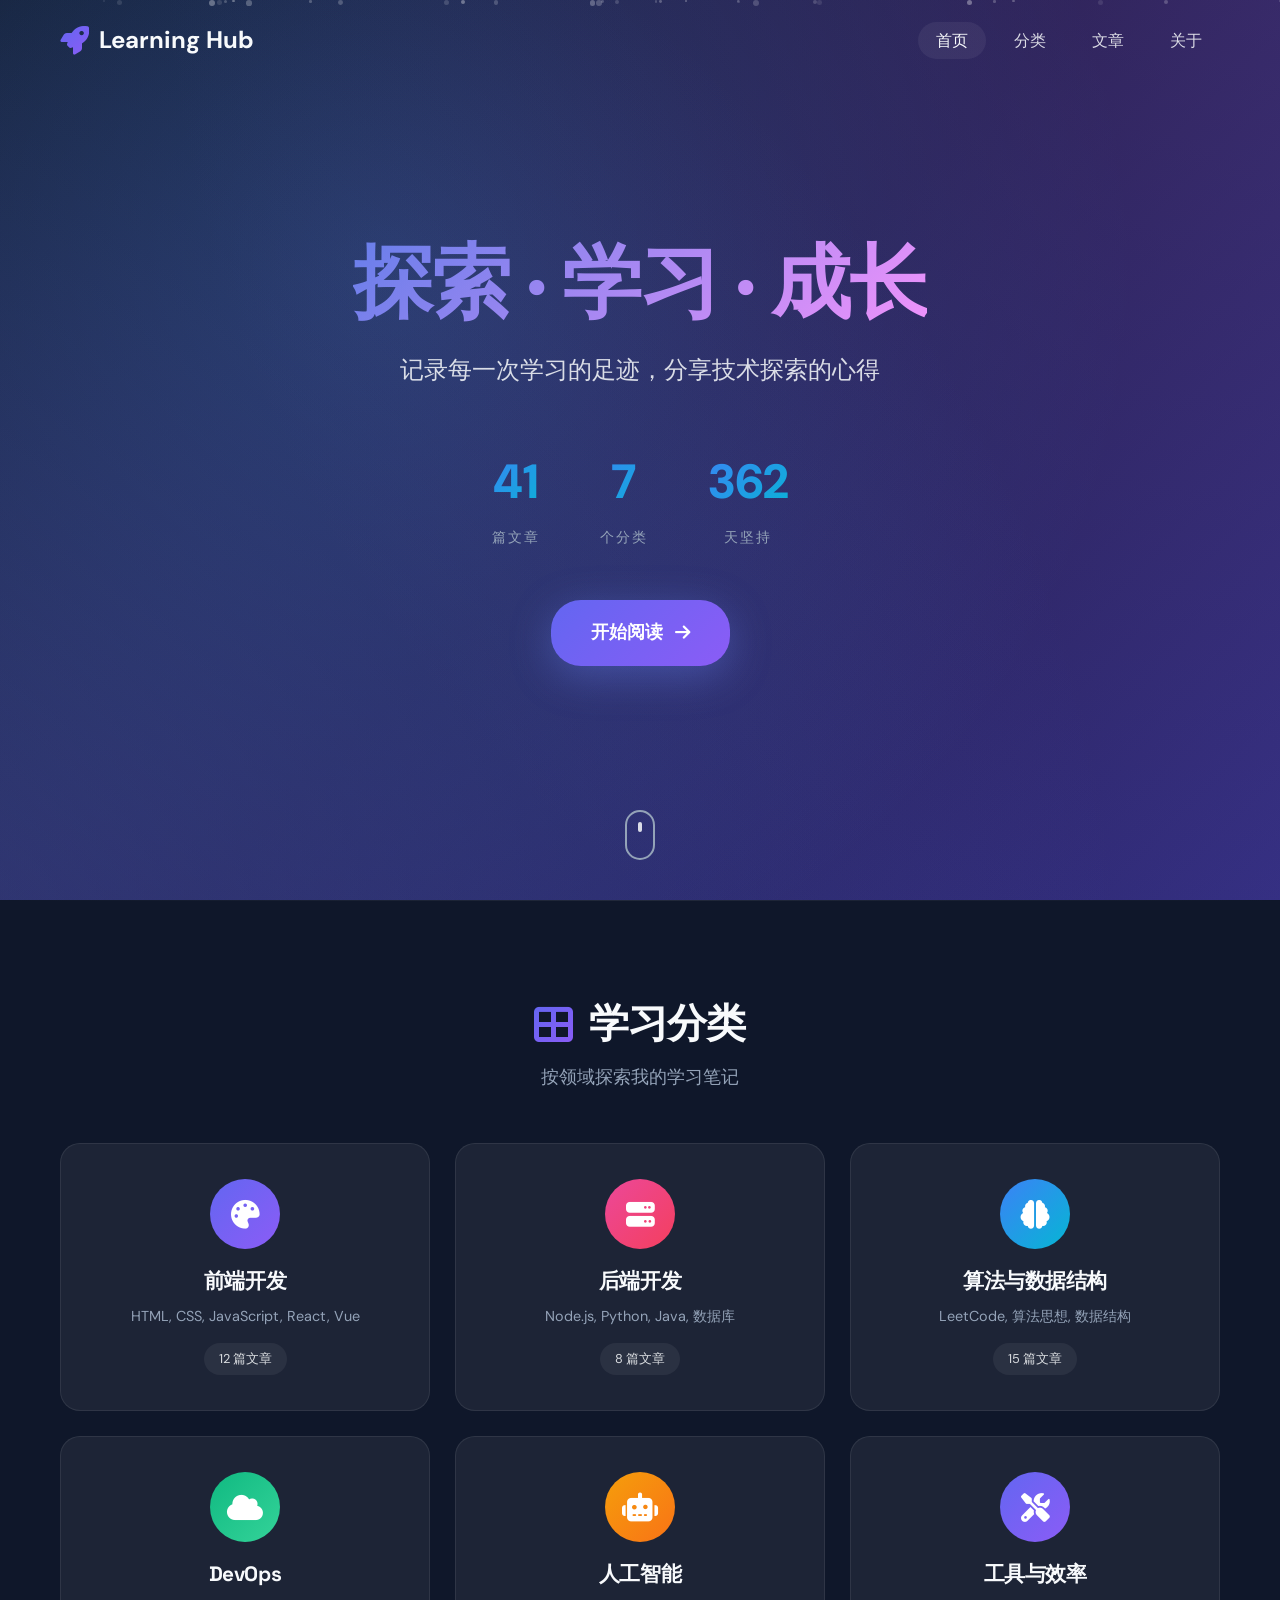
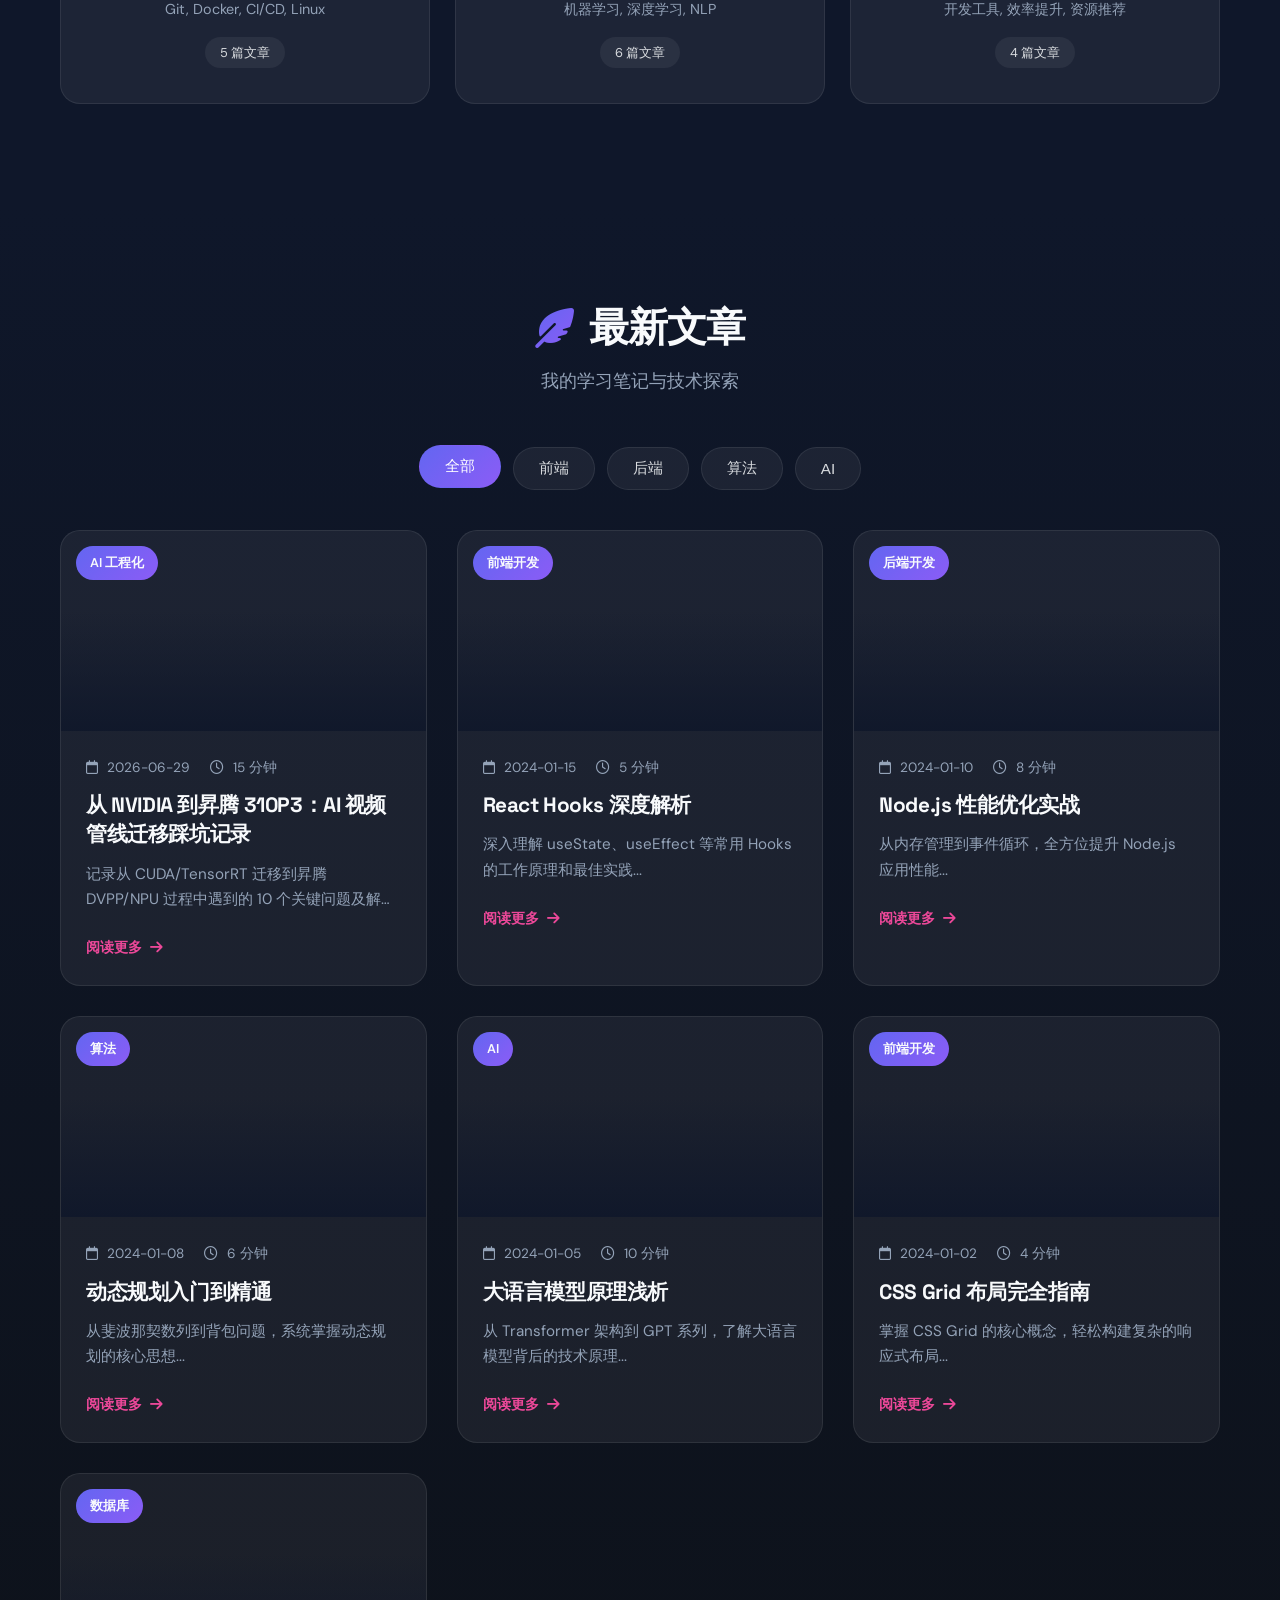
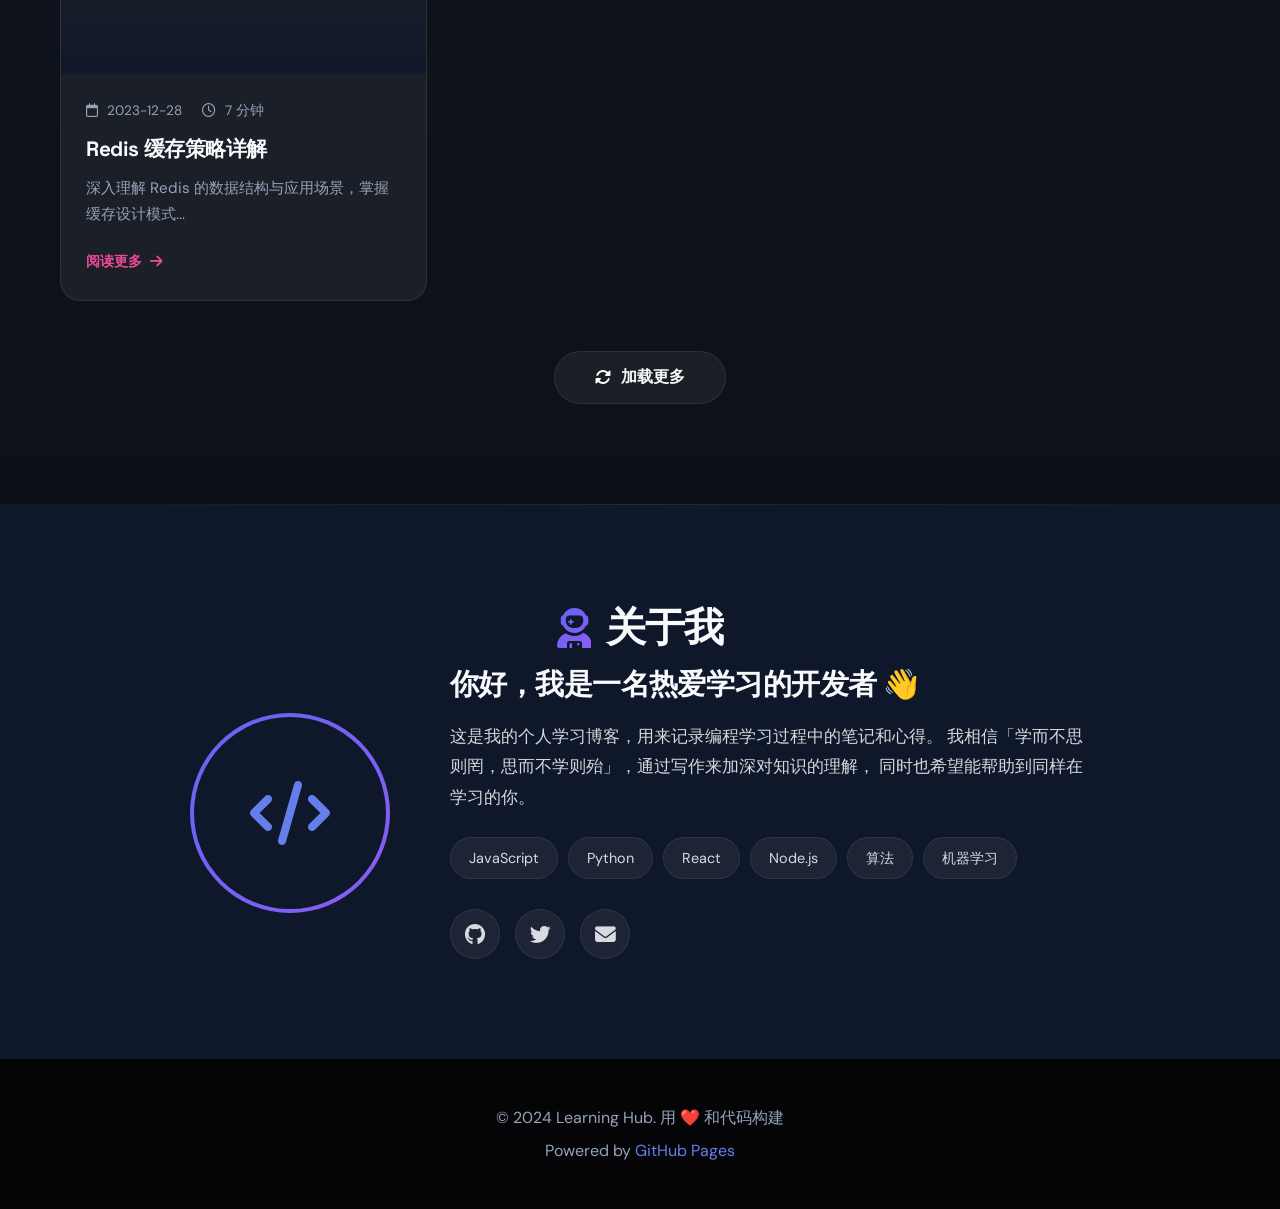
<file: index.html>
<!DOCTYPE html>
<html lang="zh-CN">
<head>
    <meta charset="UTF-8">
    <meta name="viewport" content="width=device-width, initial-scale=1.0">
    <title>我的学习博客 | Learning Blog</title>
    <link rel="stylesheet" href="style.css">
    <link rel="stylesheet" href="https://cdnjs.cloudflare.com/ajax/libs/font-awesome/6.4.0/css/all.min.css">
</head>
<body>
    <!-- 导航栏 -->
    <nav class="navbar" id="navbar">
        <div class="nav-container">
            <a href="#" class="logo">
                <i class="fas fa-rocket"></i>
                <span>Learning Hub</span>
            </a>
            <ul class="nav-links">
                <li><a href="#home" class="nav-link active">首页</a></li>
                <li><a href="#categories" class="nav-link">分类</a></li>
                <li><a href="#articles" class="nav-link">文章</a></li>
                <li><a href="#about" class="nav-link">关于</a></li>
            </ul>
            <button class="mobile-menu-btn" id="mobileMenuBtn">
                <i class="fas fa-bars"></i>
            </button>
        </div>
    </nav>

    <!-- 移动端菜单 -->
    <div class="mobile-menu" id="mobileMenu">
        <ul class="mobile-nav-links">
            <li><a href="#home" class="mobile-nav-link">首页</a></li>
            <li><a href="#categories" class="mobile-nav-link">分类</a></li>
            <li><a href="#articles" class="mobile-nav-link">文章</a></li>
            <li><a href="#about" class="mobile-nav-link">关于</a></li>
        </ul>
    </div>

    <!-- 英雄区域 -->
    <section class="hero" id="home">
        <div class="hero-particles" id="particles"></div>
        <div class="hero-content">
            <h1 class="hero-title">
                <span class="gradient-text">探索 · 学习 · 成长</span>
            </h1>
            <p class="hero-subtitle">记录每一次学习的足迹，分享技术探索的心得</p>
            <div class="hero-stats">
                <div class="stat-item">
                    <span class="stat-number" data-target="42">0</span>
                    <span class="stat-label">篇文章</span>
                </div>
                <div class="stat-item">
                    <span class="stat-number" data-target="8">0</span>
                    <span class="stat-label">个分类</span>
                </div>
                <div class="stat-item">
                    <span class="stat-number" data-target="365">0</span>
                    <span class="stat-label">天坚持</span>
                </div>
            </div>
            <a href="#articles" class="cta-button">
                <span>开始阅读</span>
                <i class="fas fa-arrow-right"></i>
            </a>
        </div>
        <div class="scroll-indicator">
            <div class="mouse">
                <div class="wheel"></div>
            </div>
        </div>
    </section>

    <!-- 分类区域 -->
    <section class="categories" id="categories">
        <div class="container">
            <h2 class="section-title">
                <i class="fas fa-th-large"></i>
                学习分类
            </h2>
            <p class="section-subtitle">按领域探索我的学习笔记</p>
            <div class="category-grid">
                <div class="category-card" data-category="frontend">
                    <div class="category-icon">
                        <i class="fas fa-palette"></i>
                    </div>
                    <h3>前端开发</h3>
                    <p>HTML, CSS, JavaScript, React, Vue</p>
                    <span class="category-count">12 篇文章</span>
                </div>
                <div class="category-card" data-category="backend">
                    <div class="category-icon">
                        <i class="fas fa-server"></i>
                    </div>
                    <h3>后端开发</h3>
                    <p>Node.js, Python, Java, 数据库</p>
                    <span class="category-count">8 篇文章</span>
                </div>
                <div class="category-card" data-category="algorithm">
                    <div class="category-icon">
                        <i class="fas fa-brain"></i>
                    </div>
                    <h3>算法与数据结构</h3>
                    <p>LeetCode, 算法思想, 数据结构</p>
                    <span class="category-count">15 篇文章</span>
                </div>
                <div class="category-card" data-category="devops">
                    <div class="category-icon">
                        <i class="fas fa-cloud"></i>
                    </div>
                    <h3>DevOps</h3>
                    <p>Git, Docker, CI/CD, Linux</p>
                    <span class="category-count">5 篇文章</span>
                </div>
                <div class="category-card" data-category="ai">
                    <div class="category-icon">
                        <i class="fas fa-robot"></i>
                    </div>
                    <h3>人工智能</h3>
                    <p>机器学习, 深度学习, NLP</p>
                    <span class="category-count">6 篇文章</span>
                </div>
                <div class="category-card" data-category="tools">
                    <div class="category-icon">
                        <i class="fas fa-tools"></i>
                    </div>
                    <h3>工具与效率</h3>
                    <p>开发工具, 效率提升, 资源推荐</p>
                    <span class="category-count">4 篇文章</span>
                </div>
            </div>
        </div>
    </section>

    <!-- 文章列表 -->
    <section class="articles" id="articles">
        <div class="container">
            <h2 class="section-title">
                <i class="fas fa-feather-alt"></i>
                最新文章
            </h2>
            <p class="section-subtitle">我的学习笔记与技术探索</p>
            
            <!-- 筛选按钮 -->
            <div class="filter-buttons">
                <button class="filter-btn active" data-filter="all">全部</button>
                <button class="filter-btn" data-filter="frontend">前端</button>
                <button class="filter-btn" data-filter="backend">后端</button>
                <button class="filter-btn" data-filter="algorithm">算法</button>
                <button class="filter-btn" data-filter="ai">AI</button>
            </div>

            <div class="article-grid">
                <!-- 文章卡片: 昇腾适配踩坑记录 -->
                <article class="article-card" data-category="ai">
                    <div class="article-image" style="background-image: url('https://images.unsplash.com/photo-1518770660439-4636190af475?w=400&h=250&fit=crop');">
                        <span class="article-tag">AI 工程化</span>
                    </div>
                    <div class="article-content">
                        <div class="article-meta">
                            <span><i class="far fa-calendar"></i> 2026-06-29</span>
                            <span><i class="far fa-clock"></i> 15 分钟</span>
                        </div>
                        <h3>从 NVIDIA 到昇腾 310P3：AI 视频管线迁移踩坑记录</h3>
                        <p>记录从 CUDA/TensorRT 迁移到昇腾 DVPP/NPU 过程中遇到的 10 个关键问题及解决方案...</p>
                        <a href="posts/ascend-310p3-adaptation.html" class="read-more">
                            阅读更多 <i class="fas fa-arrow-right"></i>
                        </a>
                    </div>
                </article>

                <!-- 文章卡片 1 -->
                <article class="article-card" data-category="frontend">
                    <div class="article-image" style="background-image: url('https://images.unsplash.com/photo-1633356122544-f134324a6cee?w=400&h=250&fit=crop');">
                        <span class="article-tag">前端开发</span>
                    </div>
                    <div class="article-content">
                        <div class="article-meta">
                            <span><i class="far fa-calendar"></i> 2024-01-15</span>
                            <span><i class="far fa-clock"></i> 5 分钟</span>
                        </div>
                        <h3>React Hooks 深度解析</h3>
                        <p>深入理解 useState、useEffect 等常用 Hooks 的工作原理和最佳实践...</p>
                        <a href="posts/react-hooks.html" class="read-more">
                            阅读更多 <i class="fas fa-arrow-right"></i>
                        </a>
                    </div>
                </article>

                <!-- 文章卡片 2 -->
                <article class="article-card" data-category="backend">
                    <div class="article-image" style="background-image: url('https://images.unsplash.com/photo-1558494949-ef010cbdcc32?w=400&h=250&fit=crop');">
                        <span class="article-tag">后端开发</span>
                    </div>
                    <div class="article-content">
                        <div class="article-meta">
                            <span><i class="far fa-calendar"></i> 2024-01-10</span>
                            <span><i class="far fa-clock"></i> 8 分钟</span>
                        </div>
                        <h3>Node.js 性能优化实战</h3>
                        <p>从内存管理到事件循环，全方位提升 Node.js 应用性能...</p>
                        <a href="posts/nodejs-performance.html" class="read-more">
                            阅读更多 <i class="fas fa-arrow-right"></i>
                        </a>
                    </div>
                </article>

                <!-- 文章卡片 3 -->
                <article class="article-card" data-category="algorithm">
                    <div class="article-image" style="background-image: url('https://images.unsplash.com/photo-1509228468518-180dd4864904?w=400&h=250&fit=crop');">
                        <span class="article-tag">算法</span>
                    </div>
                    <div class="article-content">
                        <div class="article-meta">
                            <span><i class="far fa-calendar"></i> 2024-01-08</span>
                            <span><i class="far fa-clock"></i> 6 分钟</span>
                        </div>
                        <h3>动态规划入门到精通</h3>
                        <p>从斐波那契数列到背包问题，系统掌握动态规划的核心思想...</p>
                        <a href="posts/dynamic-programming.html" class="read-more">
                            阅读更多 <i class="fas fa-arrow-right"></i>
                        </a>
                    </div>
                </article>

                <!-- 文章卡片 4 -->
                <article class="article-card" data-category="ai">
                    <div class="article-image" style="background-image: url('https://images.unsplash.com/photo-1677442136019-21780ecad995?w=400&h=250&fit=crop');">
                        <span class="article-tag">AI</span>
                    </div>
                    <div class="article-content">
                        <div class="article-meta">
                            <span><i class="far fa-calendar"></i> 2024-01-05</span>
                            <span><i class="far fa-clock"></i> 10 分钟</span>
                        </div>
                        <h3>大语言模型原理浅析</h3>
                        <p>从 Transformer 架构到 GPT 系列，了解大语言模型背后的技术原理...</p>
                        <a href="posts/llm-introduction.html" class="read-more">
                            阅读更多 <i class="fas fa-arrow-right"></i>
                        </a>
                    </div>
                </article>

                <!-- 文章卡片 5 -->
                <article class="article-card" data-category="frontend">
                    <div class="article-image" style="background-image: url('https://images.unsplash.com/photo-1555066931-4365d14bab8c?w=400&h=250&fit=crop');">
                        <span class="article-tag">前端开发</span>
                    </div>
                    <div class="article-content">
                        <div class="article-meta">
                            <span><i class="far fa-calendar"></i> 2024-01-02</span>
                            <span><i class="far fa-clock"></i> 4 分钟</span>
                        </div>
                        <h3>CSS Grid 布局完全指南</h3>
                        <p>掌握 CSS Grid 的核心概念，轻松构建复杂的响应式布局...</p>
                        <a href="posts/css-grid.html" class="read-more">
                            阅读更多 <i class="fas fa-arrow-right"></i>
                        </a>
                    </div>
                </article>

                <!-- 文章卡片 6 -->
                <article class="article-card" data-category="backend">
                    <div class="article-image" style="background-image: url('https://images.unsplash.com/photo-1544383835-bda2bc66a55d?w=400&h=250&fit=crop');">
                        <span class="article-tag">数据库</span>
                    </div>
                    <div class="article-content">
                        <div class="article-meta">
                            <span><i class="far fa-calendar"></i> 2023-12-28</span>
                            <span><i class="far fa-clock"></i> 7 分钟</span>
                        </div>
                        <h3>Redis 缓存策略详解</h3>
                        <p>深入理解 Redis 的数据结构与应用场景，掌握缓存设计模式...</p>
                        <a href="posts/redis-cache.html" class="read-more">
                            阅读更多 <i class="fas fa-arrow-right"></i>
                        </a>
                    </div>
                </article>
            </div>

            <div class="load-more">
                <button class="load-more-btn">
                    <i class="fas fa-sync-alt"></i>
                    加载更多
                </button>
            </div>
        </div>
    </section>

    <!-- 关于我 -->
    <section class="about" id="about">
        <div class="container">
            <h2 class="section-title">
                <i class="fas fa-user-astronaut"></i>
                关于我
            </h2>
            <div class="about-content">
                <div class="about-avatar">
                    <div class="avatar-wrapper">
                        <div class="avatar-placeholder">
                            <i class="fas fa-code"></i>
                        </div>
                    </div>
                </div>
                <div class="about-info">
                    <h3>你好，我是一名热爱学习的开发者 👋</h3>
                    <p>
                        这是我的个人学习博客，用来记录编程学习过程中的笔记和心得。
                        我相信「学而不思则罔，思而不学则殆」，通过写作来加深对知识的理解，
                        同时也希望能帮助到同样在学习的你。
                    </p>
                    <div class="about-skills">
                        <span class="skill-tag">JavaScript</span>
                        <span class="skill-tag">Python</span>
                        <span class="skill-tag">React</span>
                        <span class="skill-tag">Node.js</span>
                        <span class="skill-tag">算法</span>
                        <span class="skill-tag">机器学习</span>
                    </div>
                    <div class="about-social">
                        <a href="https://github.com/" target="_blank" class="social-link">
                            <i class="fab fa-github"></i>
                        </a>
                        <a href="https://twitter.com/" target="_blank" class="social-link">
                            <i class="fab fa-twitter"></i>
                        </a>
                        <a href="mailto:your@email.com" class="social-link">
                            <i class="fas fa-envelope"></i>
                        </a>
                    </div>
                </div>
            </div>
        </div>
    </section>

    <!-- 页脚 -->
    <footer class="footer">
        <div class="container">
            <div class="footer-content">
                <p>© 2024 Learning Hub. 用 ❤️ 和代码构建</p>
                <p>Powered by <a href="https://pages.github.com/" target="_blank">GitHub Pages</a></p>
            </div>
        </div>
    </footer>

    <script src="script.js"></script>
</body>
</html>
</file>
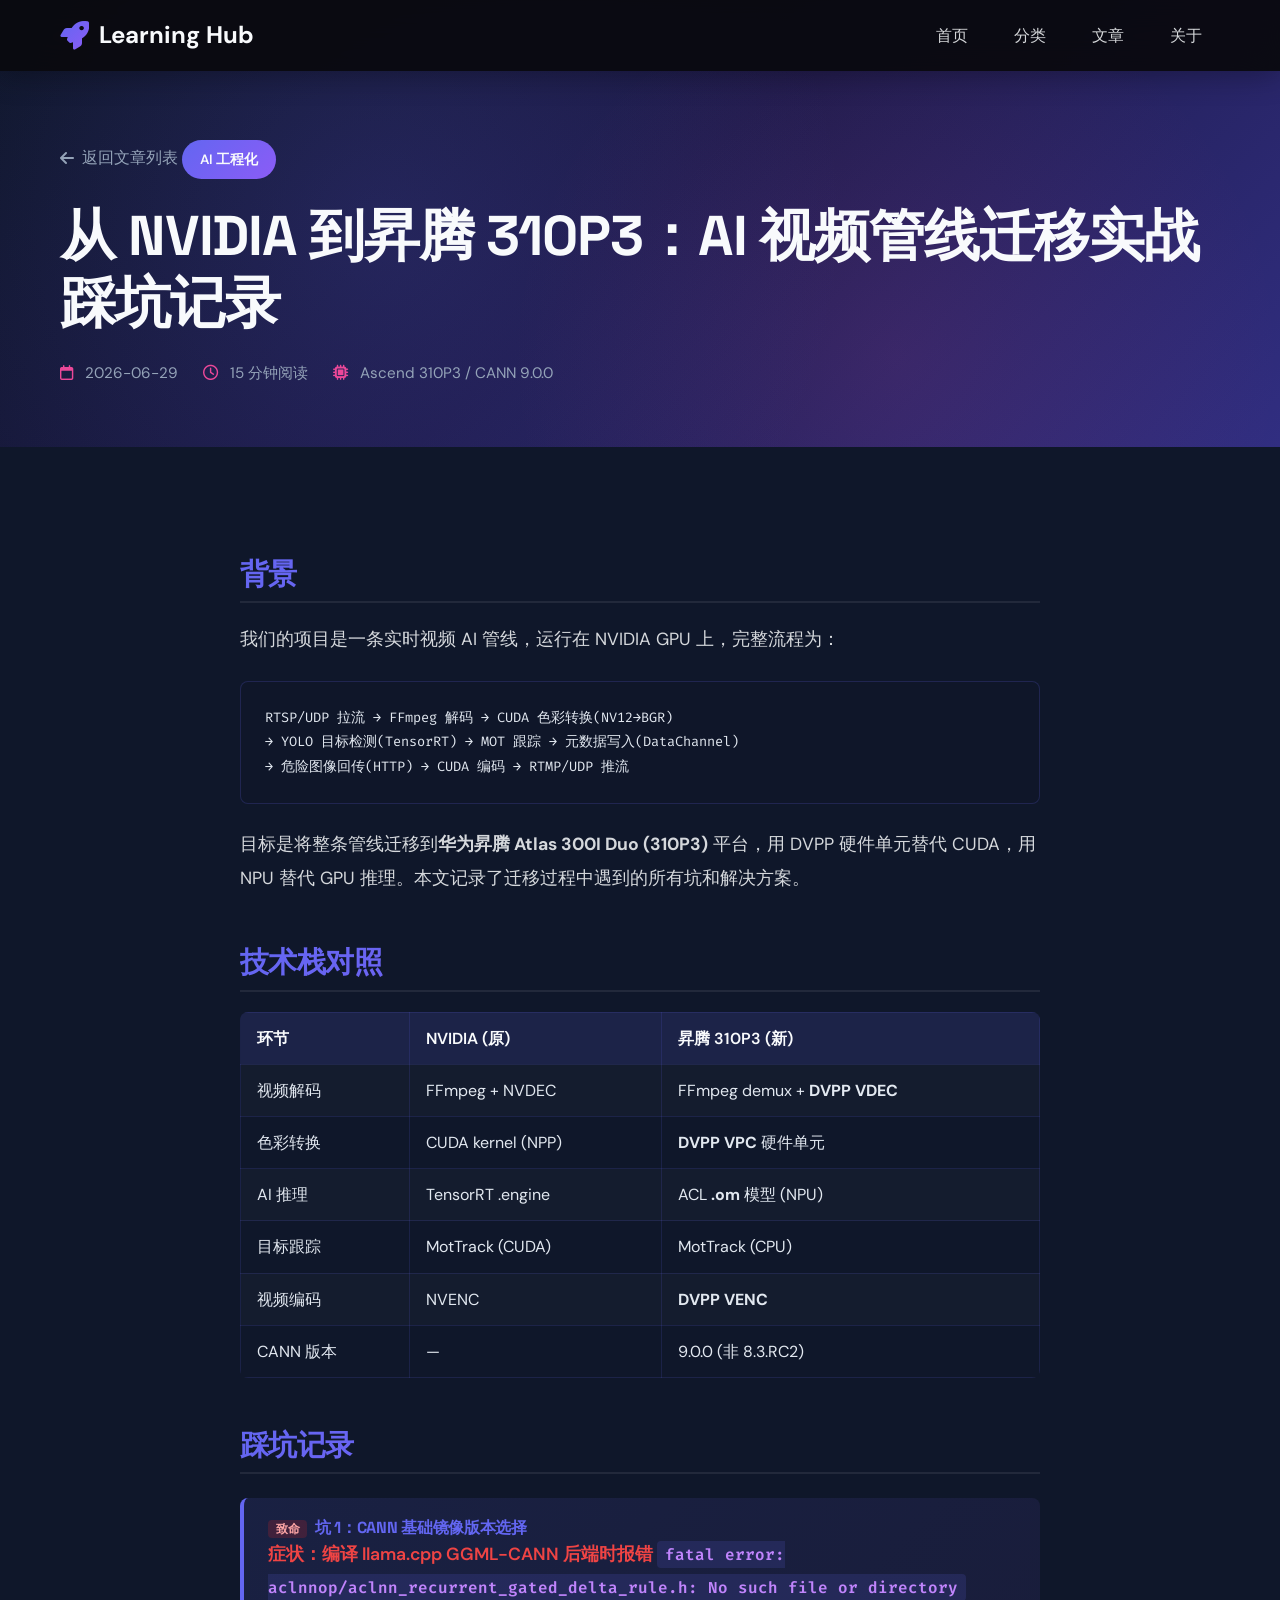
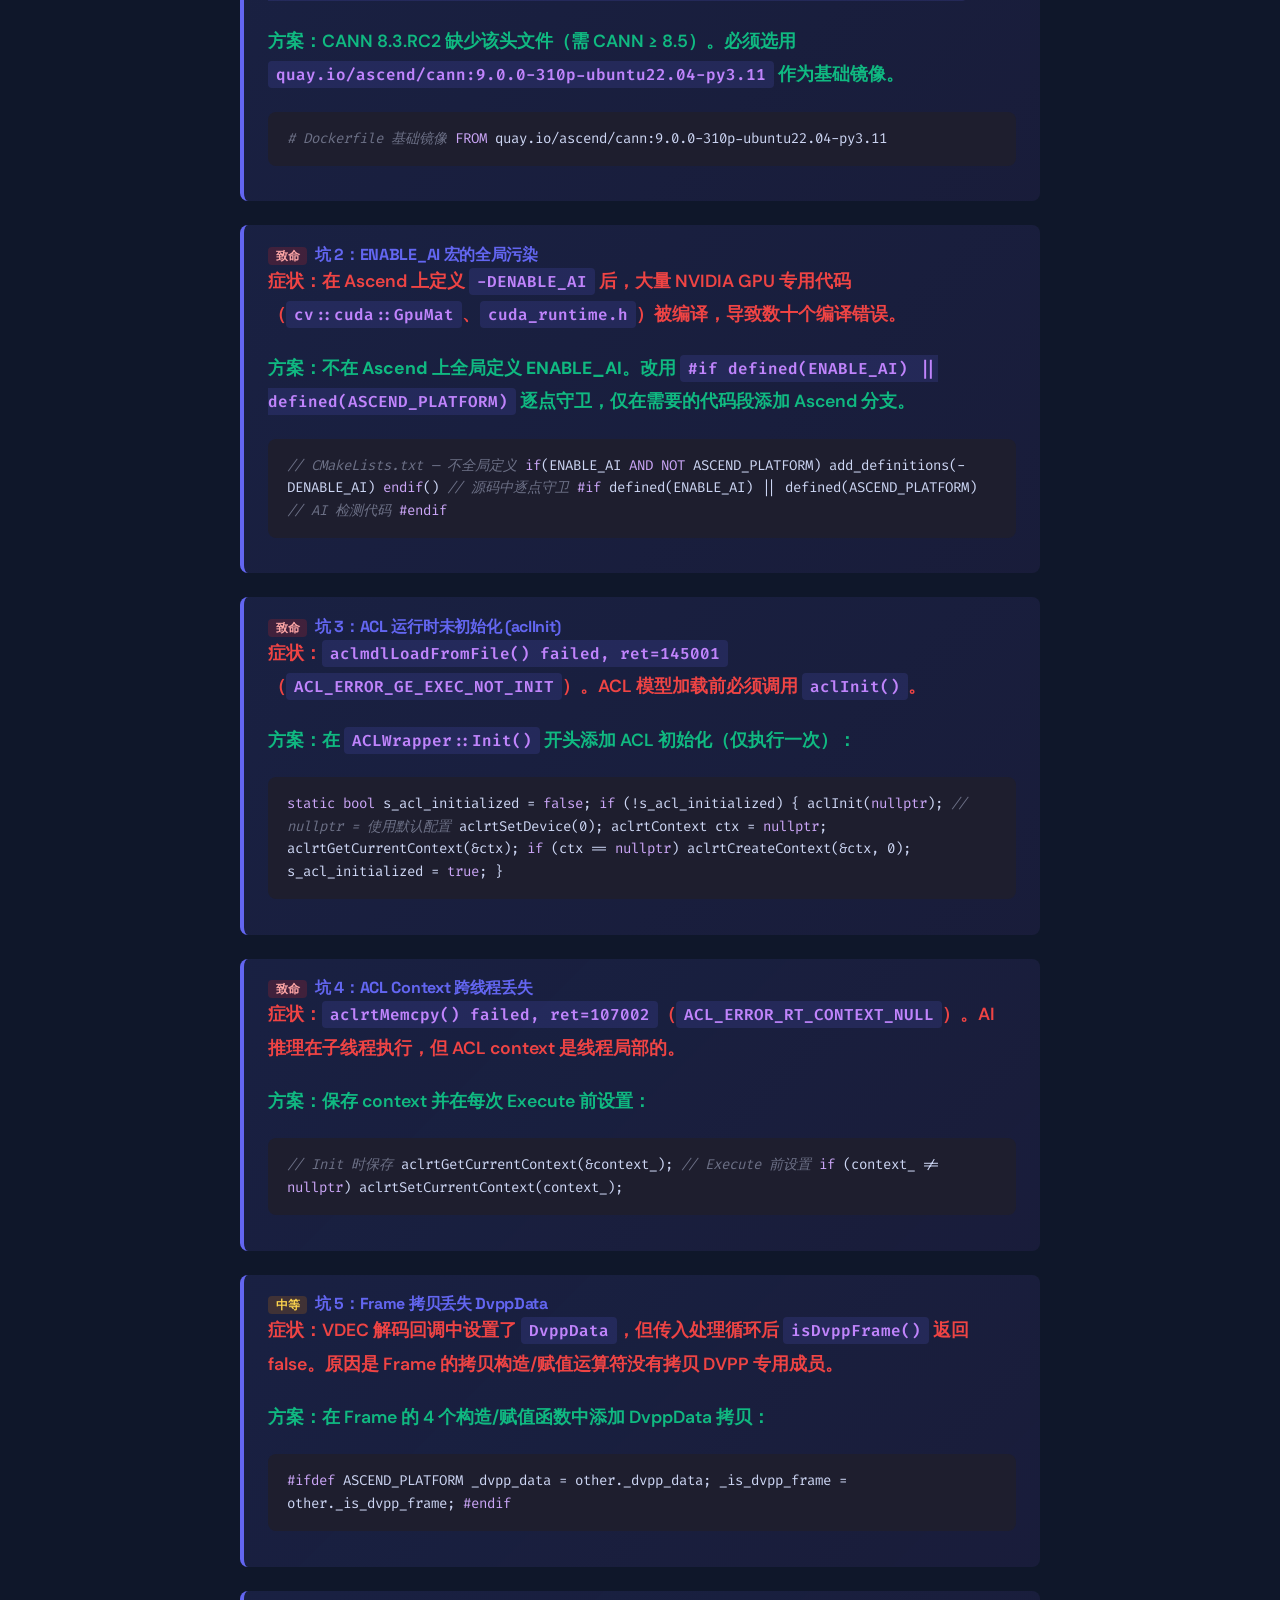
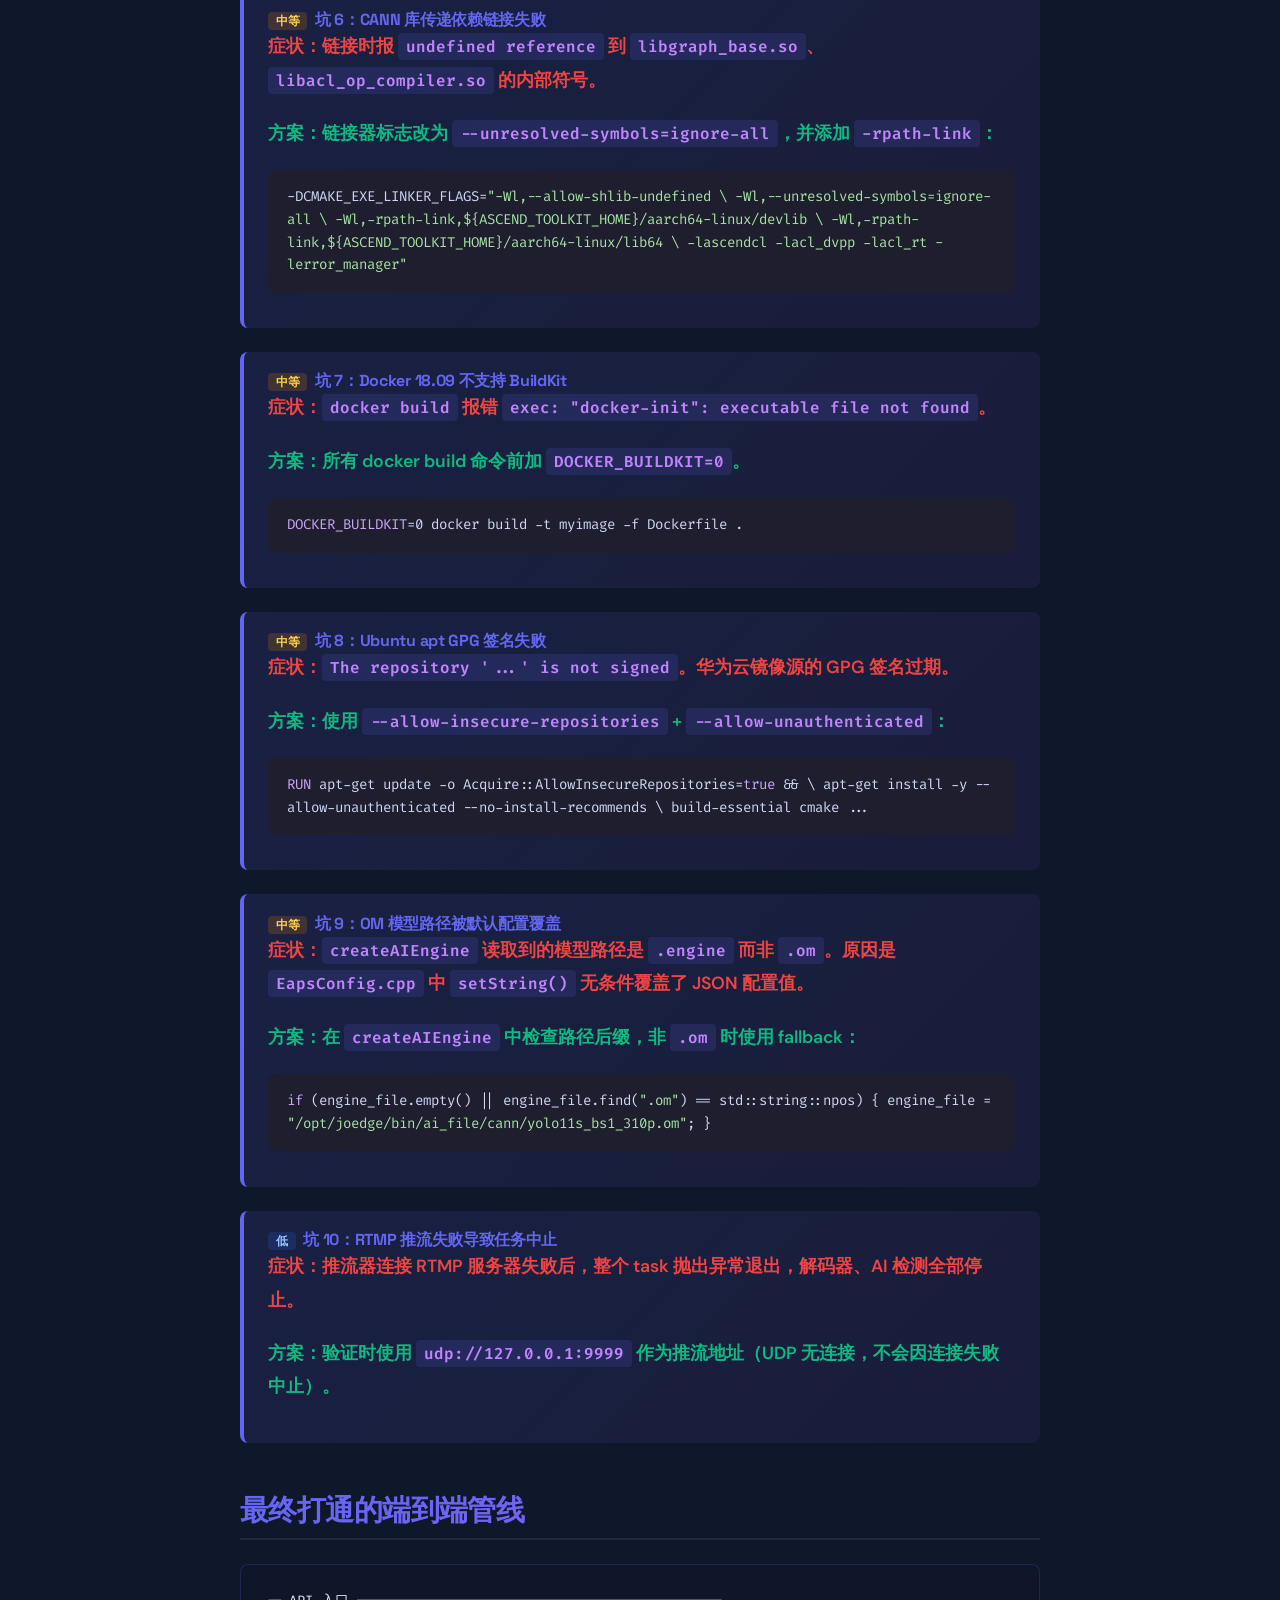
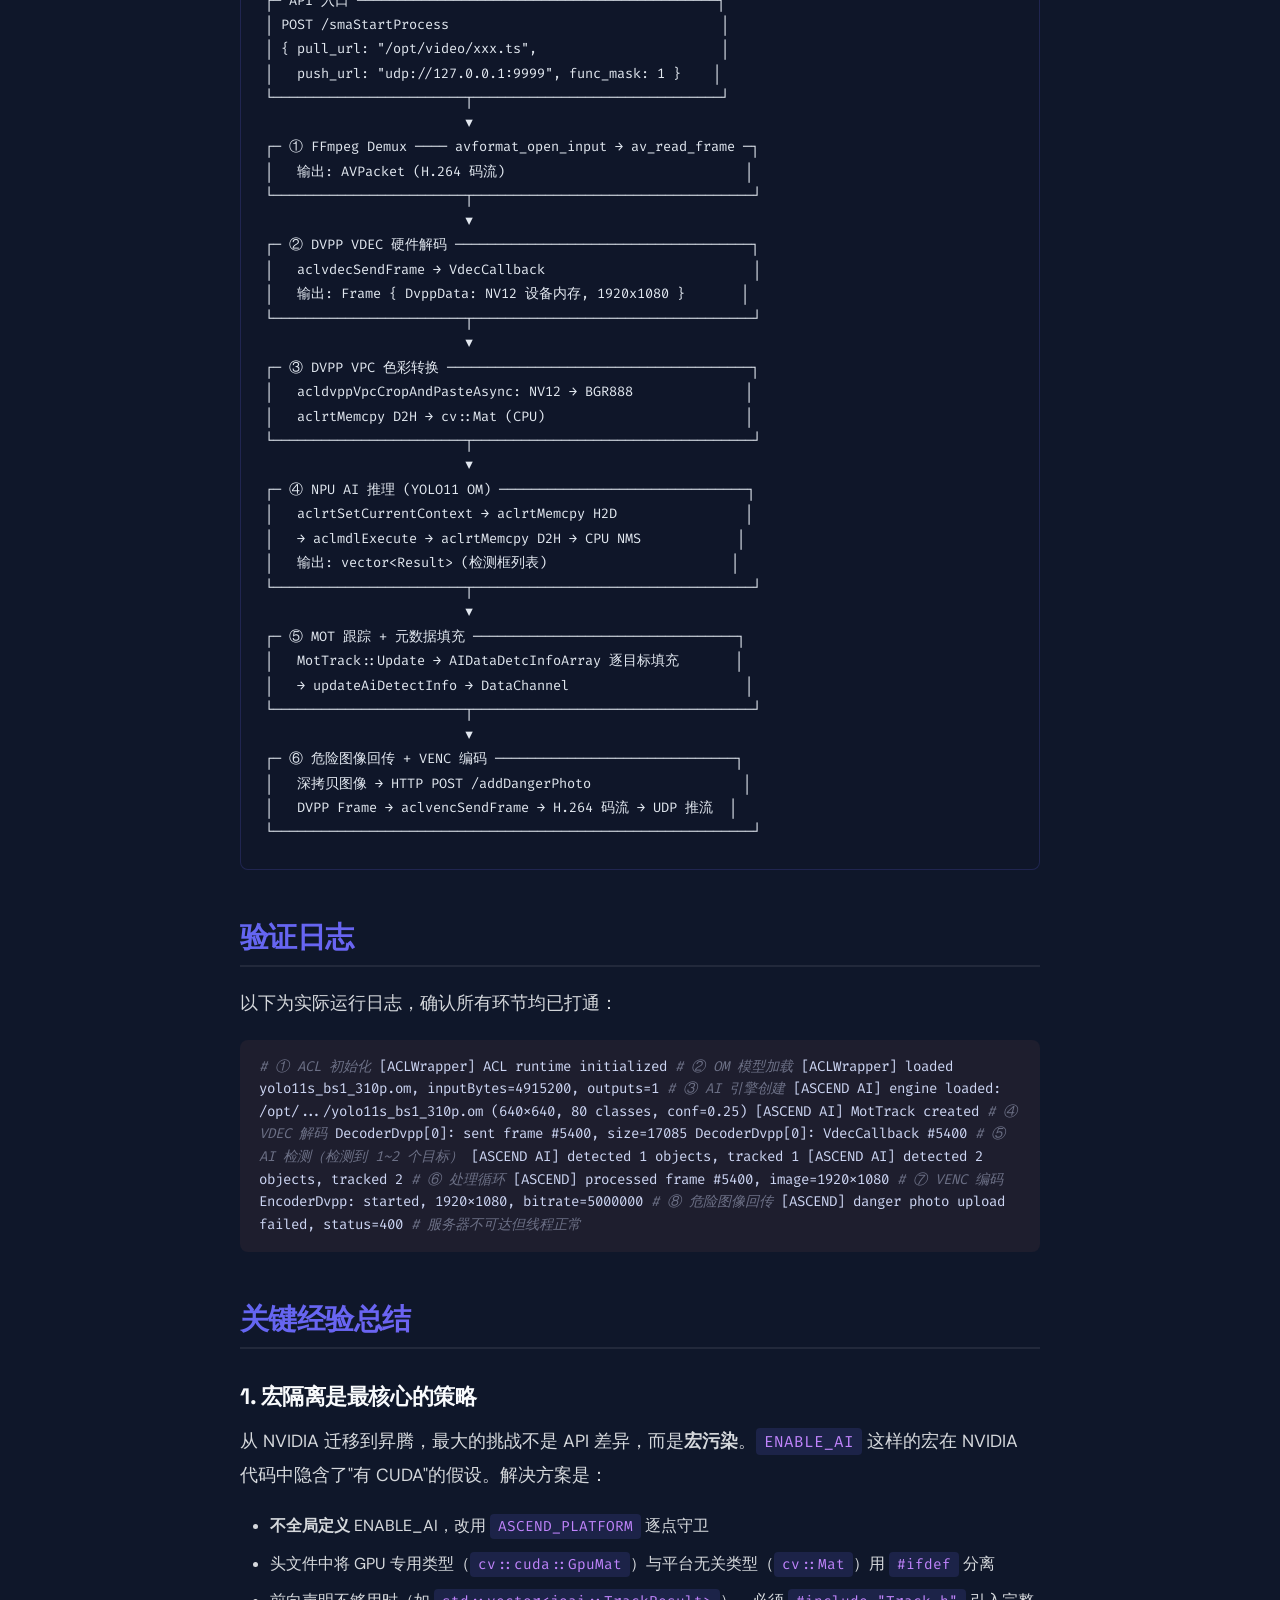
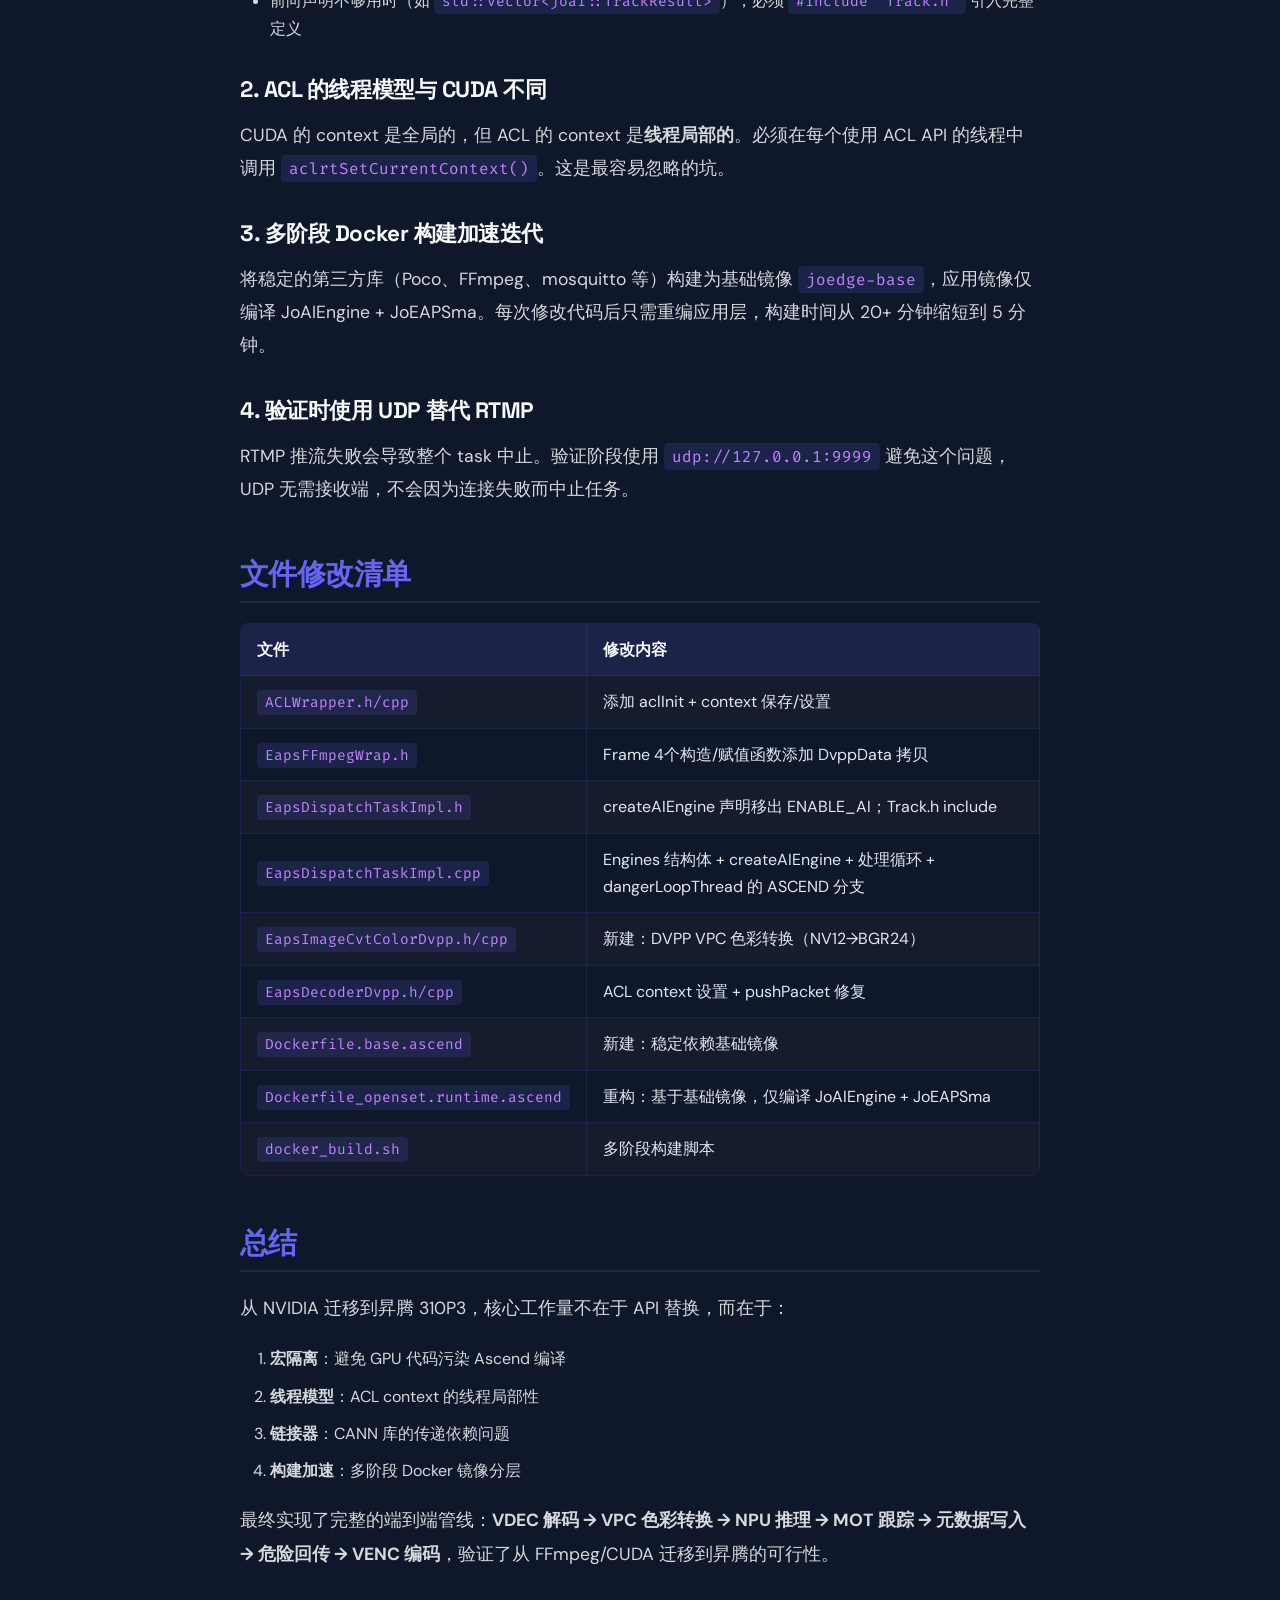
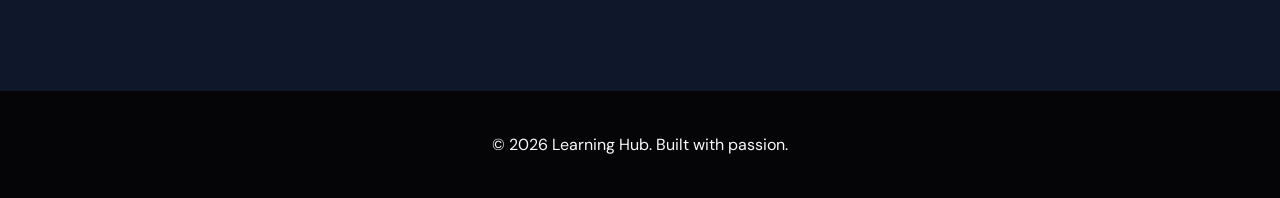
<file: posts/ascend-310p3-adaptation.html>
<!DOCTYPE html>
<html lang="zh-CN">
<head>
    <meta charset="UTF-8">
    <meta name="viewport" content="width=device-width, initial-scale=1.0">
    <title>从 NVIDIA 到昇腾 310P3：AI 视频管线迁移实战踩坑记录 | Learning Hub</title>
    <link rel="stylesheet" href="../style.css">
    <link rel="stylesheet" href="../post.css">
    <link rel="stylesheet" href="https://cdnjs.cloudflare.com/ajax/libs/font-awesome/6.4.0/css/all.min.css">
    <style>
        .pit-card {
            background: linear-gradient(135deg, rgba(99,102,241,0.12), rgba(139,92,246,0.08));
            border-left: 4px solid #6366f1;
            border-radius: 8px;
            padding: 1.2rem 1.5rem;
            margin: 1.5rem 0;
        }
        .pit-card h4 { color: #6366f1; margin-top: 0; }
        .pit-card .symptom { color: #ef4444; font-weight: 600; }
        .pit-card .solution { color: #10b981; font-weight: 600; }
        .code-block {
            background: #1e1e2e;
            color: #cdd6f4;
            padding: 1rem 1.2rem;
            border-radius: 8px;
            overflow-x: auto;
            font-family: 'Fira Code', 'Consolas', monospace;
            font-size: 0.88rem;
            line-height: 1.6;
            margin: 1rem 0;
        }
        .code-block .kw { color: #cba6f7; }
        .code-block .str { color: #a6e3a1; }
        .code-block .cmt { color: #6c7086; font-style: italic; }
        .arch-diagram {
            background: rgba(15,23,42,0.8);
            border: 1px solid rgba(99,102,241,0.2);
            border-radius: 8px;
            padding: 1.5rem;
            margin: 1.5rem 0;
            font-family: 'Fira Code', monospace;
            font-size: 0.85rem;
            line-height: 1.8;
            white-space: pre;
            overflow-x: auto;
            color: #e2e8f0;
        }
        .tag-inline {
            display: inline-block;
            padding: 2px 8px;
            border-radius: 4px;
            font-size: 0.75rem;
            font-weight: 600;
            margin-right: 4px;
        }
        .tag-critical { background: rgba(220,38,38,0.2); color: #fca5a5; }
        .tag-medium { background: rgba(217,119,6,0.2); color: #fcd34d; }
        .tag-low { background: rgba(37,99,235,0.2); color: #93c5fd; }
        table { width: 100%; border-collapse: collapse; margin: 1rem 0; border-radius: 8px; overflow: hidden; }
        th, td { padding: 0.75rem 1rem; border: 1px solid rgba(99,102,241,0.15); text-align: left; color: #e2e8f0; }
        th { background: rgba(99,102,241,0.15); font-weight: 600; color: #f8fafc; }
        tr:nth-child(even) { background: rgba(255,255,255,0.02); }
        tr:hover { background: rgba(99,102,241,0.08); }
    </style>
</head>
<body>
    <nav class="navbar scrolled">
        <div class="nav-container">
            <a href="../index.html" class="logo">
                <i class="fas fa-rocket"></i>
                <span>Learning Hub</span>
            </a>
            <ul class="nav-links">
                <li><a href="../index.html#home" class="nav-link">首页</a></li>
                <li><a href="../index.html#categories" class="nav-link">分类</a></li>
                <li><a href="../index.html#articles" class="nav-link">文章</a></li>
                <li><a href="../index.html#about" class="nav-link">关于</a></li>
            </ul>
        </div>
    </nav>

    <header class="post-header">
        <div class="container">
            <a href="../index.html#articles" class="back-link">
                <i class="fas fa-arrow-left"></i>
                返回文章列表
            </a>
            <span class="post-tag">AI 工程化</span>
            <h1 class="post-title">从 NVIDIA 到昇腾 310P3：AI 视频管线迁移实战踩坑记录</h1>
            <div class="post-meta">
                <span><i class="far fa-calendar"></i> 2026-06-29</span>
                <span><i class="far fa-clock"></i> 15 分钟阅读</span>
                <span><i class="fas fa-microchip"></i> Ascend 310P3 / CANN 9.0.0</span>
            </div>
        </div>
    </header>

    <article class="post-content">
        <div class="container">
            <div class="post-body">

                <h2>背景</h2>
                <p>我们的项目是一条实时视频 AI 管线，运行在 NVIDIA GPU 上，完整流程为：</p>
                <div class="arch-diagram">RTSP/UDP 拉流 → FFmpeg 解码 → CUDA 色彩转换(NV12→BGR)
→ YOLO 目标检测(TensorRT) → MOT 跟踪 → 元数据写入(DataChannel)
→ 危险图像回传(HTTP) → CUDA 编码 → RTMP/UDP 推流</div>
                <p>目标是将整条管线迁移到<strong>华为昇腾 Atlas 300I Duo (310P3)</strong> 平台，用 DVPP 硬件单元替代 CUDA，用 NPU 替代 GPU 推理。本文记录了迁移过程中遇到的所有坑和解决方案。</p>

                <h2>技术栈对照</h2>
                <table>
                    <tr><th>环节</th><th>NVIDIA (原)</th><th>昇腾 310P3 (新)</th></tr>
                    <tr><td>视频解码</td><td>FFmpeg + NVDEC</td><td>FFmpeg demux + <strong>DVPP VDEC</strong></td></tr>
                    <tr><td>色彩转换</td><td>CUDA kernel (NPP)</td><td><strong>DVPP VPC</strong> 硬件单元</td></tr>
                    <tr><td>AI 推理</td><td>TensorRT .engine</td><td>ACL <strong>.om</strong> 模型 (NPU)</td></tr>
                    <tr><td>目标跟踪</td><td>MotTrack (CUDA)</td><td>MotTrack (CPU)</td></tr>
                    <tr><td>视频编码</td><td>NVENC</td><td><strong>DVPP VENC</strong></td></tr>
                    <tr><td>CANN 版本</td><td>—</td><td>9.0.0 (非 8.3.RC2)</td></tr>
                </table>

                <h2>踩坑记录</h2>

                <div class="pit-card">
                    <h4><span class="tag-inline tag-critical">致命</span> 坑 1：CANN 基础镜像版本选择</h4>
                    <p class="symptom">症状：编译 llama.cpp GGML-CANN 后端时报错 <code>fatal error: aclnnop/aclnn_recurrent_gated_delta_rule.h: No such file or directory</code></p>
                    <p class="solution">方案：CANN 8.3.RC2 缺少该头文件（需 CANN ≥ 8.5）。必须选用 <code>quay.io/ascend/cann:9.0.0-310p-ubuntu22.04-py3.11</code> 作为基础镜像。</p>
                    <div class="code-block"><span class="cmt"># Dockerfile 基础镜像</span>
<span class="kw">FROM</span> quay.io/ascend/cann:9.0.0-310p-ubuntu22.04-py3.11</div>
                </div>

                <div class="pit-card">
                    <h4><span class="tag-inline tag-critical">致命</span> 坑 2：ENABLE_AI 宏的全局污染</h4>
                    <p class="symptom">症状：在 Ascend 上定义 <code>-DENABLE_AI</code> 后，大量 NVIDIA GPU 专用代码（<code>cv::cuda::GpuMat</code>、<code>cuda_runtime.h</code>）被编译，导致数十个编译错误。</p>
                    <p class="solution">方案：<strong>不在 Ascend 上全局定义 ENABLE_AI</strong>。改用 <code>#if defined(ENABLE_AI) || defined(ASCEND_PLATFORM)</code> 逐点守卫，仅在需要的代码段添加 Ascend 分支。</p>
                    <div class="code-block"><span class="cmt">// CMakeLists.txt — 不全局定义</span>
<span class="kw">if</span>(ENABLE_AI <span class="kw">AND NOT</span> ASCEND_PLATFORM)
    add_definitions(-DENABLE_AI)
<span class="kw">endif</span>()

<span class="cmt">// 源码中逐点守卫</span>
<span class="kw">#if</span> defined(ENABLE_AI) || defined(ASCEND_PLATFORM)
    <span class="cmt">// AI 检测代码</span>
<span class="kw">#endif</span></div>
                </div>

                <div class="pit-card">
                    <h4><span class="tag-inline tag-critical">致命</span> 坑 3：ACL 运行时未初始化 (aclInit)</h4>
                    <p class="symptom">症状：<code>aclmdlLoadFromFile() failed, ret=145001</code>（<code>ACL_ERROR_GE_EXEC_NOT_INIT</code>）。ACL 模型加载前必须调用 <code>aclInit()</code>。</p>
                    <p class="solution">方案：在 <code>ACLWrapper::Init()</code> 开头添加 ACL 初始化（仅执行一次）：</p>
                    <div class="code-block"><span class="kw">static bool</span> s_acl_initialized = <span class="kw">false</span>;
<span class="kw">if</span> (!s_acl_initialized) {
    aclInit(<span class="kw">nullptr</span>);           <span class="cmt">// nullptr = 使用默认配置</span>
    aclrtSetDevice(0);
    aclrtContext ctx = <span class="kw">nullptr</span>;
    aclrtGetCurrentContext(&ctx);
    <span class="kw">if</span> (ctx == <span class="kw">nullptr</span>)
        aclrtCreateContext(&ctx, 0);
    s_acl_initialized = <span class="kw">true</span>;
}</div>
                </div>

                <div class="pit-card">
                    <h4><span class="tag-inline tag-critical">致命</span> 坑 4：ACL Context 跨线程丢失</h4>
                    <p class="symptom">症状：<code>aclrtMemcpy() failed, ret=107002</code>（<code>ACL_ERROR_RT_CONTEXT_NULL</code>）。AI 推理在子线程执行，但 ACL context 是线程局部的。</p>
                    <p class="solution">方案：保存 context 并在每次 Execute 前设置：</p>
                    <div class="code-block"><span class="cmt">// Init 时保存</span>
aclrtGetCurrentContext(&context_);

<span class="cmt">// Execute 前设置</span>
<span class="kw">if</span> (context_ != <span class="kw">nullptr</span>)
    aclrtSetCurrentContext(context_);</div>
                </div>

                <div class="pit-card">
                    <h4><span class="tag-inline tag-medium">中等</span> 坑 5：Frame 拷贝丢失 DvppData</h4>
                    <p class="symptom">症状：VDEC 解码回调中设置了 <code>DvppData</code>，但传入处理循环后 <code>isDvppFrame()</code> 返回 false。原因是 Frame 的拷贝构造/赋值运算符没有拷贝 DVPP 专用成员。</p>
                    <p class="solution">方案：在 Frame 的 4 个构造/赋值函数中添加 DvppData 拷贝：</p>
                    <div class="code-block"><span class="kw">#ifdef</span> ASCEND_PLATFORM
    _dvpp_data = other._dvpp_data;
    _is_dvpp_frame = other._is_dvpp_frame;
<span class="kw">#endif</span></div>
                </div>

                <div class="pit-card">
                    <h4><span class="tag-inline tag-medium">中等</span> 坑 6：CANN 库传递依赖链接失败</h4>
                    <p class="symptom">症状：链接时报 <code>undefined reference</code> 到 <code>libgraph_base.so</code>、<code>libacl_op_compiler.so</code> 的内部符号。</p>
                    <p class="solution">方案：链接器标志改为 <code>--unresolved-symbols=ignore-all</code>，并添加 <code>-rpath-link</code>：</p>
                    <div class="code-block">-DCMAKE_EXE_LINKER_FLAGS=<span class="str">"-Wl,--allow-shlib-undefined \
  -Wl,--unresolved-symbols=ignore-all \
  -Wl,-rpath-link,${ASCEND_TOOLKIT_HOME}/aarch64-linux/devlib \
  -Wl,-rpath-link,${ASCEND_TOOLKIT_HOME}/aarch64-linux/lib64 \
  -lascendcl -lacl_dvpp -lacl_rt -lerror_manager"</span></div>
                </div>

                <div class="pit-card">
                    <h4><span class="tag-inline tag-medium">中等</span> 坑 7：Docker 18.09 不支持 BuildKit</h4>
                    <p class="symptom">症状：<code>docker build</code> 报错 <code>exec: "docker-init": executable file not found</code>。</p>
                    <p class="solution">方案：所有 docker build 命令前加 <code>DOCKER_BUILDKIT=0</code>。</p>
                    <div class="code-block"><span class="kw">DOCKER_BUILDKIT</span>=0 docker build -t myimage -f Dockerfile .</div>
                </div>

                <div class="pit-card">
                    <h4><span class="tag-inline tag-medium">中等</span> 坑 8：Ubuntu apt GPG 签名失败</h4>
                    <p class="symptom">症状：<code>The repository '...' is not signed</code>。华为云镜像源的 GPG 签名过期。</p>
                    <p class="solution">方案：使用 <code>--allow-insecure-repositories</code> + <code>--allow-unauthenticated</code>：</p>
                    <div class="code-block"><span class="kw">RUN</span> apt-get update -o Acquire::AllowInsecureRepositories=<span class="kw">true</span> && \
    apt-get install -y --allow-unauthenticated --no-install-recommends \
        build-essential cmake ...</div>
                </div>

                <div class="pit-card">
                    <h4><span class="tag-inline tag-medium">中等</span> 坑 9：OM 模型路径被默认配置覆盖</h4>
                    <p class="symptom">症状：<code>createAIEngine</code> 读取到的模型路径是 <code>.engine</code> 而非 <code>.om</code>。原因是 <code>EapsConfig.cpp</code> 中 <code>setString()</code> 无条件覆盖了 JSON 配置值。</p>
                    <p class="solution">方案：在 <code>createAIEngine</code> 中检查路径后缀，非 <code>.om</code> 时使用 fallback：</p>
                    <div class="code-block"><span class="kw">if</span> (engine_file.empty() ||
    engine_file.find(<span class="str">".om"</span>) == std::string::npos) {
    engine_file = <span class="str">"/opt/joedge/bin/ai_file/cann/yolo11s_bs1_310p.om"</span>;
}</div>
                </div>

                <div class="pit-card">
                    <h4><span class="tag-inline tag-low">低</span> 坑 10：RTMP 推流失败导致任务中止</h4>
                    <p class="symptom">症状：推流器连接 RTMP 服务器失败后，整个 task 抛出异常退出，解码器、AI 检测全部停止。</p>
                    <p class="solution">方案：验证时使用 <code>udp://127.0.0.1:9999</code> 作为推流地址（UDP 无连接，不会因连接失败中止）。</p>
                </div>

                <h2>最终打通的端到端管线</h2>
                <div class="arch-diagram">┌─ API 入口 ─────────────────────────────────────────────┐
│ POST /smaStartProcess                                  │
│ { pull_url: "/opt/video/xxx.ts",                       │
│   push_url: "udp://127.0.0.1:9999", func_mask: 1 }    │
└────────────────────────┬───────────────────────────────┘
                         ▼
┌─ ① FFmpeg Demux ──── avformat_open_input → av_read_frame ─┐
│   输出: AVPacket (H.264 码流)                              │
└────────────────────────┬───────────────────────────────────┘
                         ▼
┌─ ② DVPP VDEC 硬件解码 ─────────────────────────────────────┐
│   aclvdecSendFrame → VdecCallback                          │
│   输出: Frame { DvppData: NV12 设备内存, 1920x1080 }       │
└────────────────────────┬───────────────────────────────────┘
                         ▼
┌─ ③ DVPP VPC 色彩转换 ──────────────────────────────────────┐
│   acldvppVpcCropAndPasteAsync: NV12 → BGR888              │
│   aclrtMemcpy D2H → cv::Mat (CPU)                         │
└────────────────────────┬───────────────────────────────────┘
                         ▼
┌─ ④ NPU AI 推理 (YOLO11 OM) ───────────────────────────────┐
│   aclrtSetCurrentContext → aclrtMemcpy H2D                │
│   → aclmdlExecute → aclrtMemcpy D2H → CPU NMS            │
│   输出: vector&lt;Result&gt; (检测框列表)                       │
└────────────────────────┬───────────────────────────────────┘
                         ▼
┌─ ⑤ MOT 跟踪 + 元数据填充 ─────────────────────────────────┐
│   MotTrack::Update → AIDataDetcInfoArray 逐目标填充       │
│   → updateAiDetectInfo → DataChannel                      │
└────────────────────────┬───────────────────────────────────┘
                         ▼
┌─ ⑥ 危险图像回传 + VENC 编码 ──────────────────────────────┐
│   深拷贝图像 → HTTP POST /addDangerPhoto                   │
│   DVPP Frame → aclvencSendFrame → H.264 码流 → UDP 推流  │
└────────────────────────────────────────────────────────────┘</div>

                <h2>验证日志</h2>
                <p>以下为实际运行日志，确认所有环节均已打通：</p>
                <div class="code-block"><span class="cmt"># ① ACL 初始化</span>
[ACLWrapper] ACL runtime initialized

<span class="cmt"># ② OM 模型加载</span>
[ACLWrapper] loaded yolo11s_bs1_310p.om, inputBytes=4915200, outputs=1

<span class="cmt"># ③ AI 引擎创建</span>
[ASCEND AI] engine loaded: /opt/.../yolo11s_bs1_310p.om (640x640, 80 classes, conf=0.25)
[ASCEND AI] MotTrack created

<span class="cmt"># ④ VDEC 解码</span>
DecoderDvpp[0]: sent frame #5400, size=17085
DecoderDvpp[0]: VdecCallback #5400

<span class="cmt"># ⑤ AI 检测（检测到 1~2 个目标）</span>
[ASCEND AI] detected 1 objects, tracked 1
[ASCEND AI] detected 2 objects, tracked 2

<span class="cmt"># ⑥ 处理循环</span>
[ASCEND] processed frame #5400, image=1920x1080

<span class="cmt"># ⑦ VENC 编码</span>
EncoderDvpp: started, 1920x1080, bitrate=5000000

<span class="cmt"># ⑧ 危险图像回传</span>
[ASCEND] danger photo upload failed, status=400  <span class="cmt"># 服务器不可达但线程正常</span></div>

                <h2>关键经验总结</h2>

                <h3>1. 宏隔离是最核心的策略</h3>
                <p>从 NVIDIA 迁移到昇腾，最大的挑战不是 API 差异，而是<strong>宏污染</strong>。<code>ENABLE_AI</code> 这样的宏在 NVIDIA 代码中隐含了"有 CUDA"的假设。解决方案是：</p>
                <ul>
                    <li><strong>不全局定义</strong> ENABLE_AI，改用 <code>ASCEND_PLATFORM</code> 逐点守卫</li>
                    <li>头文件中将 GPU 专用类型（<code>cv::cuda::GpuMat</code>）与平台无关类型（<code>cv::Mat</code>）用 <code>#ifdef</code> 分离</li>
                    <li>前向声明不够用时（如 <code>std::vector&lt;joai::TrackResult&gt;</code>），必须 <code>#include "Track.h"</code> 引入完整定义</li>
                </ul>

                <h3>2. ACL 的线程模型与 CUDA 不同</h3>
                <p>CUDA 的 context 是全局的，但 ACL 的 context 是<strong>线程局部的</strong>。必须在每个使用 ACL API 的线程中调用 <code>aclrtSetCurrentContext()</code>。这是最容易忽略的坑。</p>

                <h3>3. 多阶段 Docker 构建加速迭代</h3>
                <p>将稳定的第三方库（Poco、FFmpeg、mosquitto 等）构建为基础镜像 <code>joedge-base</code>，应用镜像仅编译 JoAIEngine + JoEAPSma。每次修改代码后只需重编应用层，构建时间从 20+ 分钟缩短到 5 分钟。</p>

                <h3>4. 验证时使用 UDP 替代 RTMP</h3>
                <p>RTMP 推流失败会导致整个 task 中止。验证阶段使用 <code>udp://127.0.0.1:9999</code> 避免这个问题，UDP 无需接收端，不会因为连接失败而中止任务。</p>

                <h2>文件修改清单</h2>
                <table>
                    <tr><th>文件</th><th>修改内容</th></tr>
                    <tr><td><code>ACLWrapper.h/cpp</code></td><td>添加 aclInit + context 保存/设置</td></tr>
                    <tr><td><code>EapsFFmpegWrap.h</code></td><td>Frame 4个构造/赋值函数添加 DvppData 拷贝</td></tr>
                    <tr><td><code>EapsDispatchTaskImpl.h</code></td><td>createAIEngine 声明移出 ENABLE_AI；Track.h include</td></tr>
                    <tr><td><code>EapsDispatchTaskImpl.cpp</code></td><td>Engines 结构体 + createAIEngine + 处理循环 + dangerLoopThread 的 ASCEND 分支</td></tr>
                    <tr><td><code>EapsImageCvtColorDvpp.h/cpp</code></td><td>新建：DVPP VPC 色彩转换（NV12→BGR24）</td></tr>
                    <tr><td><code>EapsDecoderDvpp.h/cpp</code></td><td>ACL context 设置 + pushPacket 修复</td></tr>
                    <tr><td><code>Dockerfile.base.ascend</code></td><td>新建：稳定依赖基础镜像</td></tr>
                    <tr><td><code>Dockerfile_openset.runtime.ascend</code></td><td>重构：基于基础镜像，仅编译 JoAIEngine + JoEAPSma</td></tr>
                    <tr><td><code>docker_build.sh</code></td><td>多阶段构建脚本</td></tr>
                </table>

                <h2>总结</h2>
                <p>从 NVIDIA 迁移到昇腾 310P3，核心工作量不在于 API 替换，而在于：</p>
                <ol>
                    <li><strong>宏隔离</strong>：避免 GPU 代码污染 Ascend 编译</li>
                    <li><strong>线程模型</strong>：ACL context 的线程局部性</li>
                    <li><strong>链接器</strong>：CANN 库的传递依赖问题</li>
                    <li><strong>构建加速</strong>：多阶段 Docker 镜像分层</li>
                </ol>
                <p>最终实现了完整的端到端管线：<strong>VDEC 解码 → VPC 色彩转换 → NPU 推理 → MOT 跟踪 → 元数据写入 → 危险回传 → VENC 编码</strong>，验证了从 FFmpeg/CUDA 迁移到昇腾的可行性。</p>

            </div>
        </div>
    </article>

    <footer class="footer">
        <div class="container">
            <p>&copy; 2026 Learning Hub. Built with passion.</p>
        </div>
    </footer>

    <script src="../script.js"></script>
</body>
</html>
</file>
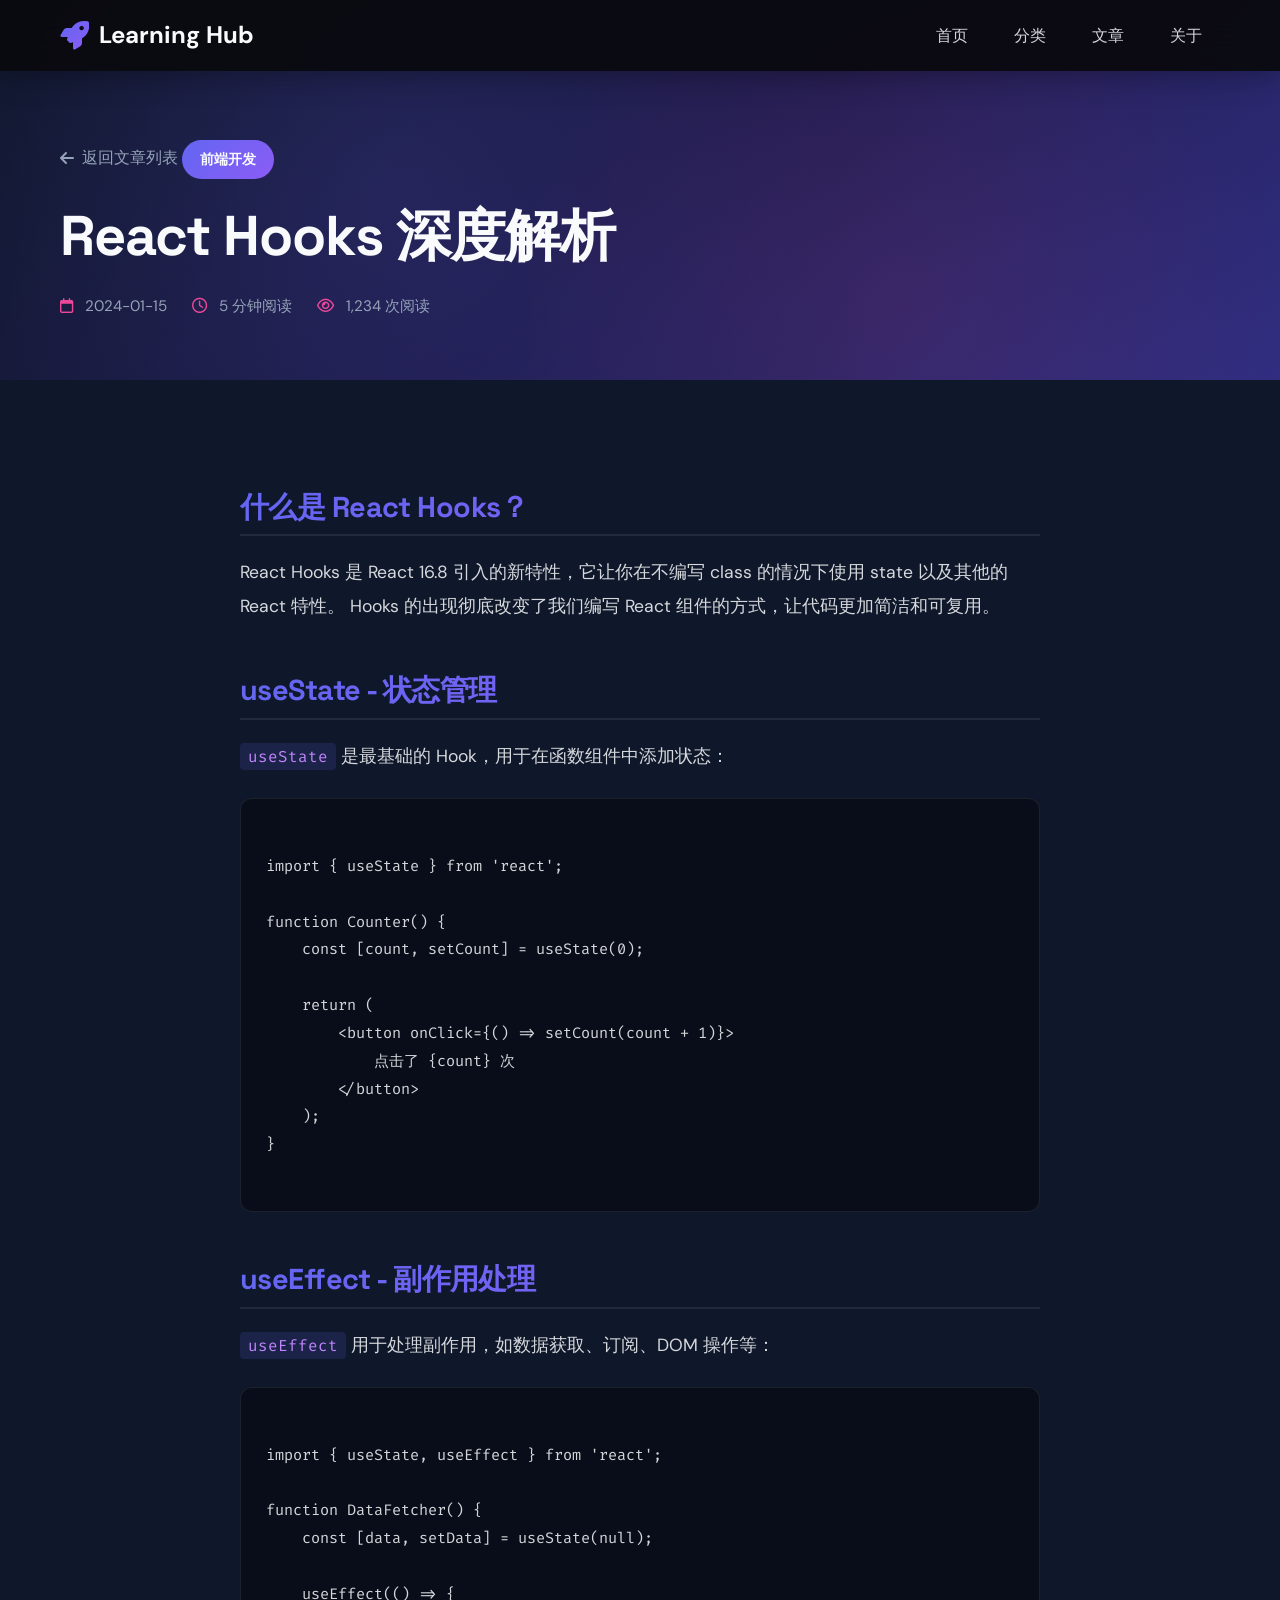
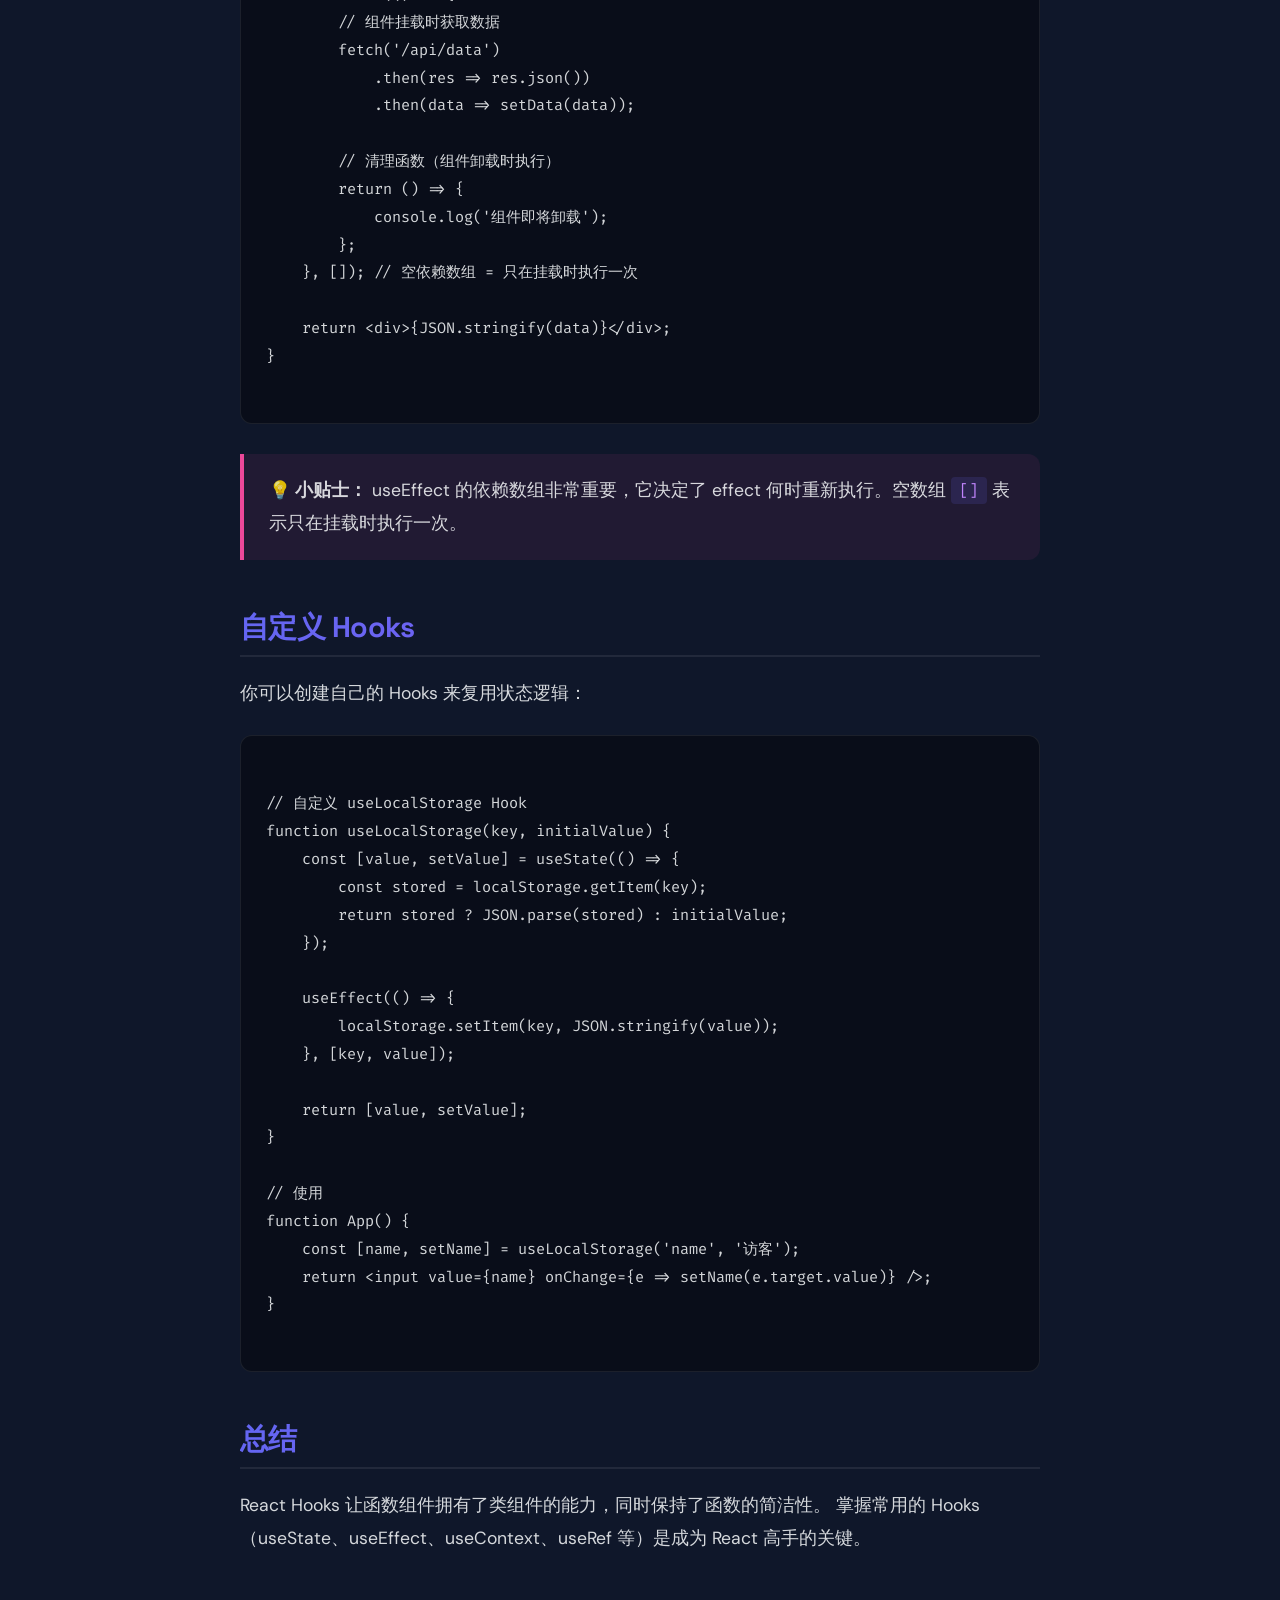
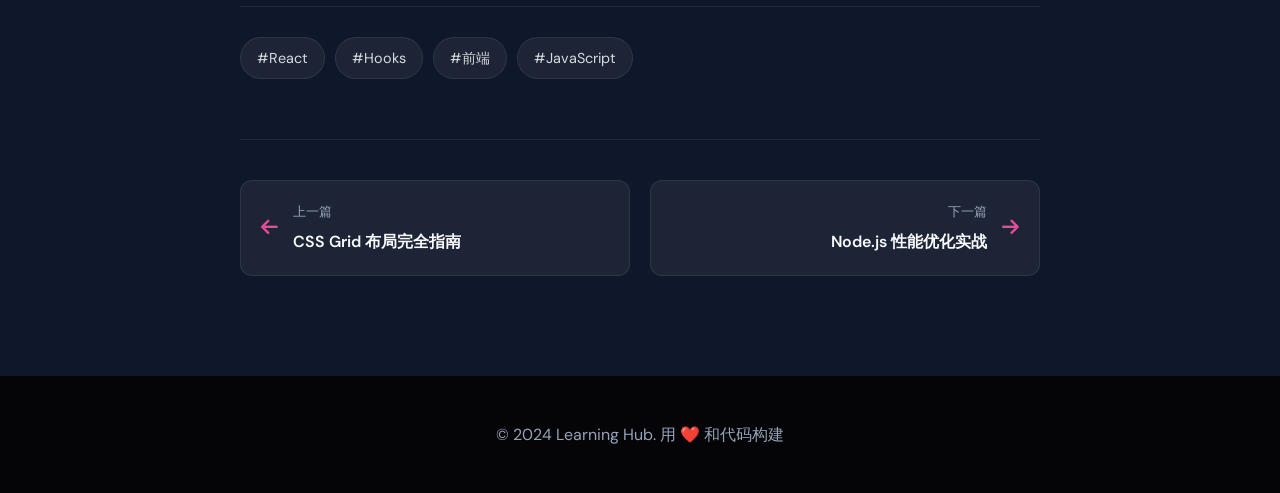
<file: posts/react-hooks.html>
<!DOCTYPE html>
<html lang="zh-CN">
<head>
    <meta charset="UTF-8">
    <meta name="viewport" content="width=device-width, initial-scale=1.0">
    <title>React Hooks 深度解析 | Learning Hub</title>
    <link rel="stylesheet" href="../style.css">
    <link rel="stylesheet" href="../post.css">
    <link rel="stylesheet" href="https://cdnjs.cloudflare.com/ajax/libs/font-awesome/6.4.0/css/all.min.css">
</head>
<body>
    <!-- 导航栏 -->
    <nav class="navbar scrolled">
        <div class="nav-container">
            <a href="../index.html" class="logo">
                <i class="fas fa-rocket"></i>
                <span>Learning Hub</span>
            </a>
            <ul class="nav-links">
                <li><a href="../index.html#home" class="nav-link">首页</a></li>
                <li><a href="../index.html#categories" class="nav-link">分类</a></li>
                <li><a href="../index.html#articles" class="nav-link">文章</a></li>
                <li><a href="../index.html#about" class="nav-link">关于</a></li>
            </ul>
        </div>
    </nav>

    <!-- 文章头部 -->
    <header class="post-header">
        <div class="container">
            <a href="../index.html#articles" class="back-link">
                <i class="fas fa-arrow-left"></i>
                返回文章列表
            </a>
            <span class="post-tag">前端开发</span>
            <h1 class="post-title">React Hooks 深度解析</h1>
            <div class="post-meta">
                <span><i class="far fa-calendar"></i> 2024-01-15</span>
                <span><i class="far fa-clock"></i> 5 分钟阅读</span>
                <span><i class="far fa-eye"></i> 1,234 次阅读</span>
            </div>
        </div>
    </header>

    <!-- 文章内容 -->
    <article class="post-content">
        <div class="container">
            <div class="post-body">
                <h2>什么是 React Hooks？</h2>
                <p>
                    React Hooks 是 React 16.8 引入的新特性，它让你在不编写 class 的情况下使用 state 以及其他的 React 特性。
                    Hooks 的出现彻底改变了我们编写 React 组件的方式，让代码更加简洁和可复用。
                </p>

                <h2>useState - 状态管理</h2>
                <p>
                    <code>useState</code> 是最基础的 Hook，用于在函数组件中添加状态：
                </p>
                <pre><code class="language-javascript">
import { useState } from 'react';

function Counter() {
    const [count, setCount] = useState(0);
    
    return (
        &lt;button onClick={() => setCount(count + 1)}&gt;
            点击了 {count} 次
        &lt;/button&gt;
    );
}
                </code></pre>

                <h2>useEffect - 副作用处理</h2>
                <p>
                    <code>useEffect</code> 用于处理副作用，如数据获取、订阅、DOM 操作等：
                </p>
                <pre><code class="language-javascript">
import { useState, useEffect } from 'react';

function DataFetcher() {
    const [data, setData] = useState(null);
    
    useEffect(() => {
        // 组件挂载时获取数据
        fetch('/api/data')
            .then(res => res.json())
            .then(data => setData(data));
        
        // 清理函数（组件卸载时执行）
        return () => {
            console.log('组件即将卸载');
        };
    }, []); // 空依赖数组 = 只在挂载时执行一次
    
    return &lt;div&gt;{JSON.stringify(data)}&lt;/div&gt;;
}
                </code></pre>

                <blockquote>
                    <p><strong>💡 小贴士：</strong> useEffect 的依赖数组非常重要，它决定了 effect 何时重新执行。空数组 <code>[]</code> 表示只在挂载时执行一次。</p>
                </blockquote>

                <h2>自定义 Hooks</h2>
                <p>
                    你可以创建自己的 Hooks 来复用状态逻辑：
                </p>
                <pre><code class="language-javascript">
// 自定义 useLocalStorage Hook
function useLocalStorage(key, initialValue) {
    const [value, setValue] = useState(() => {
        const stored = localStorage.getItem(key);
        return stored ? JSON.parse(stored) : initialValue;
    });
    
    useEffect(() => {
        localStorage.setItem(key, JSON.stringify(value));
    }, [key, value]);
    
    return [value, setValue];
}

// 使用
function App() {
    const [name, setName] = useLocalStorage('name', '访客');
    return &lt;input value={name} onChange={e => setName(e.target.value)} /&gt;;
}
                </code></pre>

                <h2>总结</h2>
                <p>
                    React Hooks 让函数组件拥有了类组件的能力，同时保持了函数的简洁性。
                    掌握常用的 Hooks（useState、useEffect、useContext、useRef 等）是成为 React 高手的关键。
                </p>

                <div class="post-tags">
                    <span class="tag">#React</span>
                    <span class="tag">#Hooks</span>
                    <span class="tag">#前端</span>
                    <span class="tag">#JavaScript</span>
                </div>
            </div>

            <!-- 文章导航 -->
            <div class="post-navigation">
                <a href="#" class="nav-prev">
                    <i class="fas fa-arrow-left"></i>
                    <div>
                        <span class="nav-label">上一篇</span>
                        <span class="nav-title">CSS Grid 布局完全指南</span>
                    </div>
                </a>
                <a href="#" class="nav-next">
                    <div>
                        <span class="nav-label">下一篇</span>
                        <span class="nav-title">Node.js 性能优化实战</span>
                    </div>
                    <i class="fas fa-arrow-right"></i>
                </a>
            </div>
        </div>
    </article>

    <!-- 页脚 -->
    <footer class="footer">
        <div class="container">
            <div class="footer-content">
                <p>© 2024 Learning Hub. 用 ❤️ 和代码构建</p>
            </div>
        </div>
    </footer>
</body>
</html>
</file>
<file: style.css>
/* ============================================
   全局变量与重置
   UI/UX Pro Max 建议: Tech Startup 字体 + Magazine/Blog 配色
============================================ */
@import url('https://fonts.googleapis.com/css2?family=DM+Sans:wght@400;500;700&family=Space+Grotesk:wght@400;500;600;700&family=Fira+Code:wght@400;500&display=swap');

:root {
    --gradient-1: linear-gradient(135deg, #6366f1 0%, #8b5cf6 100%);
    --gradient-2: linear-gradient(135deg, #ec4899 0%, #f43f5e 100%);
    --gradient-3: linear-gradient(135deg, #3b82f6 0%, #06b6d4 100%);
    --gradient-4: linear-gradient(135deg, #10b981 0%, #34d399 100%);
    --gradient-5: linear-gradient(135deg, #f59e0b 0%, #f97316 100%);
    --gradient-hero: linear-gradient(135deg, #0f172a 0%, #1e1b4b 50%, #312e81 100%);
    --gradient-card: linear-gradient(145deg, rgba(255,255,255,0.08) 0%, rgba(255,255,255,0.03) 100%);
    
    /* Magazine/Blog 配色 (暗色适配) */
    --text-primary: #f8fafc;
    --text-secondary: rgba(248,250,252,0.85);
    --text-muted: #94a3b8;
    
    --bg-dark: #0f172a;
    --bg-card: rgba(255,255,255,0.05);
    --bg-glass: rgba(255,255,255,0.06);
    
    --border-glass: rgba(255,255,255,0.08);
    --accent: #ec4899;
    --accent-glow: rgba(236,72,153,0.3);
    
    --shadow-lg: 0 25px 50px -12px rgba(0,0,0,0.6);
    --shadow-glow: 0 0 40px rgba(99,102,241,0.25);
    
    --radius-sm: 8px;
    --radius-md: 12px;
    --radius-lg: 20px;
    --radius-xl: 30px;
    
    --font-heading: 'Space Grotesk', -apple-system, BlinkMacSystemFont, sans-serif;
    --font-body: 'DM Sans', -apple-system, BlinkMacSystemFont, sans-serif;
    --font-code: 'Fira Code', 'Consolas', monospace;
    
    --transition: all 0.3s cubic-bezier(0.4, 0, 0.2, 1);
}

* {
    margin: 0;
    padding: 0;
    box-sizing: border-box;
}

html {
    scroll-behavior: smooth;
}

body {
    font-family: var(--font-body);
    background: var(--bg-dark);
    color: var(--text-primary);
    line-height: 1.7;
    overflow-x: hidden;
    -webkit-font-smoothing: antialiased;
    -moz-osx-font-smoothing: grayscale;
}

h1, h2, h3, h4, h5, h6 {
    font-family: var(--font-heading);
    font-weight: 700;
    letter-spacing: -0.02em;
    line-height: 1.2;
}

code, pre {
    font-family: var(--font-code);
}

.container {
    max-width: 1200px;
    margin: 0 auto;
    padding: 0 20px;
}

/* ============================================
   导航栏
============================================ */
.navbar {
    position: fixed;
    top: 0;
    left: 0;
    right: 0;
    z-index: 1000;
    padding: 20px 0;
    transition: var(--transition);
}

.navbar.scrolled {
    background: rgba(10,10,15,0.95);
    backdrop-filter: blur(20px);
    padding: 15px 0;
    box-shadow: 0 4px 30px rgba(0,0,0,0.3);
}

.nav-container {
    max-width: 1200px;
    margin: 0 auto;
    padding: 0 20px;
    display: flex;
    justify-content: space-between;
    align-items: center;
}

.logo {
    display: flex;
    align-items: center;
    gap: 10px;
    text-decoration: none;
    color: var(--text-primary);
    font-size: 1.5rem;
    font-weight: 700;
}

.logo i {
    background: var(--gradient-1);
    -webkit-background-clip: text;
    -webkit-text-fill-color: transparent;
    background-clip: text;
    font-size: 1.8rem;
}

.nav-links {
    display: flex;
    list-style: none;
    gap: 10px;
}

.nav-link {
    text-decoration: none;
    color: var(--text-secondary);
    padding: 8px 18px;
    border-radius: var(--radius-xl);
    transition: var(--transition);
    font-weight: 500;
}

.nav-link:hover,
.nav-link.active {
    color: var(--text-primary);
    background: var(--bg-glass);
}

.mobile-menu-btn {
    display: none;
    background: none;
    border: none;
    color: var(--text-primary);
    font-size: 1.5rem;
    cursor: pointer;
}

.mobile-menu {
    display: none;
    position: fixed;
    top: 0;
    left: 0;
    right: 0;
    bottom: 0;
    background: rgba(10,10,15,0.98);
    z-index: 999;
    justify-content: center;
    align-items: center;
}

.mobile-menu.active {
    display: flex;
}

.mobile-nav-links {
    list-style: none;
    text-align: center;
}

.mobile-nav-links li {
    margin: 20px 0;
}

.mobile-nav-link {
    text-decoration: none;
    color: var(--text-primary);
    font-size: 2rem;
    font-weight: 600;
    transition: var(--transition);
}

.mobile-nav-link:hover {
    background: var(--gradient-1);
    -webkit-background-clip: text;
    -webkit-text-fill-color: transparent;
    background-clip: text;
}

/* ============================================
   英雄区域
============================================ */
.hero {
    min-height: 100vh;
    display: flex;
    align-items: center;
    justify-content: center;
    position: relative;
    background: var(--gradient-hero);
    overflow: hidden;
}

.hero::before {
    content: '';
    position: absolute;
    top: -50%;
    left: -50%;
    width: 200%;
    height: 200%;
    background: 
        radial-gradient(circle at 20% 80%, rgba(102,126,234,0.3) 0%, transparent 50%),
        radial-gradient(circle at 80% 20%, rgba(118,75,162,0.3) 0%, transparent 50%),
        radial-gradient(circle at 40% 40%, rgba(79,172,254,0.2) 0%, transparent 40%);
    animation: float 20s ease-in-out infinite;
}

@keyframes float {
    0%, 100% { transform: translate(0, 0) rotate(0deg); }
    25% { transform: translate(2%, 2%) rotate(1deg); }
    50% { transform: translate(-1%, 3%) rotate(-1deg); }
    75% { transform: translate(3%, -1%) rotate(0.5deg); }
}

.hero-particles {
    position: absolute;
    top: 0;
    left: 0;
    width: 100%;
    height: 100%;
    overflow: hidden;
}

.particle {
    position: absolute;
    width: 4px;
    height: 4px;
    background: rgba(255,255,255,0.5);
    border-radius: 50%;
    animation: rise linear infinite;
}

@keyframes rise {
    0% {
        transform: translateY(100vh) scale(0);
        opacity: 0;
    }
    50% {
        opacity: 1;
    }
    100% {
        transform: translateY(-100px) scale(1);
        opacity: 0;
    }
}

.hero-content {
    text-align: center;
    z-index: 2;
    padding: 20px;
}

.hero-title {
    font-size: clamp(2.5rem, 8vw, 5rem);
    font-weight: 800;
    margin-bottom: 20px;
    line-height: 1.2;
}

.gradient-text {
    background: linear-gradient(135deg, #667eea 0%, #f093fb 50%, #4facfe 100%);
    -webkit-background-clip: text;
    -webkit-text-fill-color: transparent;
    background-clip: text;
    background-size: 200% 200%;
    animation: gradient-shift 5s ease infinite;
}

@keyframes gradient-shift {
    0%, 100% { background-position: 0% 50%; }
    50% { background-position: 100% 50%; }
}

.hero-subtitle {
    font-size: clamp(1rem, 3vw, 1.5rem);
    color: var(--text-secondary);
    margin-bottom: 50px;
    max-width: 600px;
    margin-left: auto;
    margin-right: auto;
}

.hero-stats {
    display: flex;
    justify-content: center;
    gap: 60px;
    margin-bottom: 50px;
    flex-wrap: wrap;
}

.stat-item {
    text-align: center;
}

.stat-number {
    display: block;
    font-size: 3rem;
    font-weight: 800;
    background: var(--gradient-3);
    -webkit-background-clip: text;
    -webkit-text-fill-color: transparent;
    background-clip: text;
}

.stat-label {
    color: var(--text-muted);
    font-size: 0.9rem;
    text-transform: uppercase;
    letter-spacing: 2px;
}

.cta-button {
    display: inline-flex;
    align-items: center;
    gap: 12px;
    padding: 18px 40px;
    background: var(--gradient-1);
    color: white;
    text-decoration: none;
    border-radius: var(--radius-xl);
    font-size: 1.1rem;
    font-weight: 600;
    transition: var(--transition);
    box-shadow: 0 10px 40px rgba(102,126,234,0.4);
}

.cta-button:hover {
    transform: translateY(-3px);
    box-shadow: 0 15px 50px rgba(102,126,234,0.6);
}

.cta-button i {
    transition: var(--transition);
}

.cta-button:hover i {
    transform: translateX(5px);
}

.scroll-indicator {
    position: absolute;
    bottom: 40px;
    left: 50%;
    transform: translateX(-50%);
}

.mouse {
    width: 30px;
    height: 50px;
    border: 2px solid var(--text-muted);
    border-radius: 15px;
    display: flex;
    justify-content: center;
    padding-top: 10px;
}

.wheel {
    width: 4px;
    height: 10px;
    background: var(--text-secondary);
    border-radius: 2px;
    animation: scroll-wheel 2s ease-in-out infinite;
}

@keyframes scroll-wheel {
    0%, 100% { transform: translateY(0); opacity: 1; }
    100% { transform: translateY(15px); opacity: 0; }
}

/* ============================================
   通用区块样式
============================================ */
.section-title {
    font-size: 2.5rem;
    font-weight: 700;
    text-align: center;
    margin-bottom: 15px;
    display: flex;
    align-items: center;
    justify-content: center;
    gap: 15px;
}

.section-title i {
    background: var(--gradient-1);
    -webkit-background-clip: text;
    -webkit-text-fill-color: transparent;
    background-clip: text;
}

.section-subtitle {
    text-align: center;
    color: var(--text-muted);
    font-size: 1.1rem;
    margin-bottom: 50px;
}

/* ============================================
   分类区域
============================================ */
.categories {
    padding: 100px 0;
    background: var(--bg-dark);
    position: relative;
}

.categories::before {
    content: '';
    position: absolute;
    top: 0;
    left: 0;
    right: 0;
    height: 1px;
    background: linear-gradient(90deg, transparent, var(--border-glass), transparent);
}

.category-grid {
    display: grid;
    grid-template-columns: repeat(auto-fit, minmax(280px, 1fr));
    gap: 25px;
}

.category-card {
    background: var(--bg-glass);
    border: 1px solid var(--border-glass);
    border-radius: var(--radius-lg);
    padding: 35px 30px;
    text-align: center;
    transition: var(--transition);
    cursor: pointer;
    position: relative;
    overflow: hidden;
}

.category-card::before {
    content: '';
    position: absolute;
    top: 0;
    left: 0;
    right: 0;
    height: 4px;
    background: var(--gradient-1);
    transform: scaleX(0);
    transition: var(--transition);
}

.category-card:hover::before {
    transform: scaleX(1);
}

.category-card:hover {
    transform: translateY(-8px);
    background: rgba(255,255,255,0.08);
    box-shadow: var(--shadow-glow);
}

.category-card:nth-child(2)::before { background: var(--gradient-2); }
.category-card:nth-child(3)::before { background: var(--gradient-3); }
.category-card:nth-child(4)::before { background: var(--gradient-4); }
.category-card:nth-child(5)::before { background: var(--gradient-5); }
.category-card:nth-child(6)::before { background: var(--gradient-1); }

.category-icon {
    width: 70px;
    height: 70px;
    margin: 0 auto 20px;
    background: var(--gradient-1);
    border-radius: 50%;
    display: flex;
    align-items: center;
    justify-content: center;
    font-size: 1.8rem;
    color: white;
    transition: var(--transition);
}

.category-card:nth-child(2) .category-icon { background: var(--gradient-2); }
.category-card:nth-child(3) .category-icon { background: var(--gradient-3); }
.category-card:nth-child(4) .category-icon { background: var(--gradient-4); }
.category-card:nth-child(5) .category-icon { background: var(--gradient-5); }
.category-card:nth-child(6) .category-icon { background: var(--gradient-1); }

.category-card:hover .category-icon {
    transform: scale(1.1) rotate(10deg);
}

.category-card h3 {
    font-size: 1.3rem;
    margin-bottom: 10px;
}

.category-card p {
    color: var(--text-muted);
    font-size: 0.9rem;
    margin-bottom: 15px;
}

.category-count {
    display: inline-block;
    padding: 5px 15px;
    background: var(--bg-glass);
    border-radius: var(--radius-xl);
    font-size: 0.8rem;
    color: var(--text-secondary);
}

/* ============================================
   文章区域
============================================ */
.articles {
    padding: 100px 0;
    background: linear-gradient(180deg, var(--bg-dark) 0%, #0d1117 100%);
}

.filter-buttons {
    display: flex;
    justify-content: center;
    gap: 12px;
    margin-bottom: 40px;
    flex-wrap: wrap;
}

.filter-btn {
    padding: 10px 25px;
    background: var(--bg-glass);
    border: 1px solid var(--border-glass);
    border-radius: var(--radius-xl);
    color: var(--text-secondary);
    cursor: pointer;
    transition: var(--transition);
    font-size: 0.95rem;
    font-weight: 500;
}

.filter-btn:hover,
.filter-btn.active {
    background: var(--gradient-1);
    border-color: transparent;
    color: white;
    transform: translateY(-2px);
}

.article-grid {
    display: grid;
    grid-template-columns: repeat(auto-fill, minmax(340px, 1fr));
    gap: 30px;
}

.article-card {
    background: var(--bg-glass);
    border: 1px solid var(--border-glass);
    border-radius: var(--radius-lg);
    overflow: hidden;
    transition: var(--transition);
}

.article-card:hover {
    transform: translateY(-8px);
    box-shadow: 0 20px 60px -12px rgba(99,102,241,0.25);
    border-color: rgba(99,102,241,0.3);
}

.article-card.hidden {
    display: none;
}

.article-image {
    height: 200px;
    background-size: cover;
    background-position: center;
    position: relative;
}

.article-image::after {
    content: '';
    position: absolute;
    bottom: 0;
    left: 0;
    right: 0;
    height: 60%;
    background: linear-gradient(transparent, rgba(15,23,42,0.9));
}

.article-tag {
    position: absolute;
    top: 15px;
    left: 15px;
    padding: 6px 14px;
    background: var(--gradient-1);
    border-radius: var(--radius-xl);
    font-size: 0.8rem;
    font-weight: 600;
    z-index: 2;
}

.article-content {
    padding: 25px;
}

.article-meta {
    display: flex;
    gap: 20px;
    margin-bottom: 12px;
    font-size: 0.85rem;
    color: var(--text-muted);
}

.article-meta i {
    margin-right: 5px;
}

.article-content h3 {
    font-size: 1.3rem;
    margin-bottom: 12px;
    line-height: 1.4;
}

.article-content p {
    color: var(--text-muted);
    font-size: 0.95rem;
    margin-bottom: 20px;
    display: -webkit-box;
    -webkit-line-clamp: 2;
    -webkit-box-orient: vertical;
    overflow: hidden;
}

.read-more {
    display: inline-flex;
    align-items: center;
    gap: 8px;
    color: var(--accent);
    text-decoration: none;
    font-weight: 600;
    font-family: var(--font-heading);
    font-size: 0.9rem;
    transition: var(--transition);
}

.read-more:hover {
    gap: 14px;
    color: #f472b6;
}

.load-more {
    text-align: center;
    margin-top: 50px;
}

.load-more-btn {
    padding: 15px 40px;
    background: var(--bg-glass);
    border: 1px solid var(--border-glass);
    border-radius: var(--radius-xl);
    color: var(--text-primary);
    font-size: 1rem;
    font-weight: 600;
    cursor: pointer;
    transition: var(--transition);
    display: inline-flex;
    align-items: center;
    gap: 10px;
}

.load-more-btn:hover {
    background: var(--gradient-1);
    border-color: transparent;
    transform: translateY(-3px);
    box-shadow: 0 10px 30px rgba(102,126,234,0.4);
}

/* ============================================
   关于我
============================================ */
.about {
    padding: 100px 0;
    background: var(--bg-dark);
    position: relative;
}

.about::before {
    content: '';
    position: absolute;
    top: 0;
    left: 0;
    right: 0;
    height: 1px;
    background: linear-gradient(90deg, transparent, var(--border-glass), transparent);
}

.about-content {
    display: grid;
    grid-template-columns: auto 1fr;
    gap: 60px;
    align-items: center;
    max-width: 900px;
    margin: 0 auto;
}

.avatar-wrapper {
    width: 200px;
    height: 200px;
    border-radius: 50%;
    background: var(--gradient-1);
    padding: 4px;
    animation: avatar-glow 3s ease-in-out infinite;
}

@keyframes avatar-glow {
    0%, 100% { box-shadow: 0 0 30px rgba(102,126,234,0.3); }
    50% { box-shadow: 0 0 60px rgba(102,126,234,0.6); }
}

.avatar-placeholder {
    width: 100%;
    height: 100%;
    background: var(--bg-dark);
    border-radius: 50%;
    display: flex;
    align-items: center;
    justify-content: center;
    font-size: 4rem;
    color: #667eea;
}

.about-info h3 {
    font-size: 1.8rem;
    margin-bottom: 20px;
}

.about-info p {
    color: var(--text-secondary);
    font-size: 1.05rem;
    margin-bottom: 25px;
    line-height: 1.8;
}

.about-skills {
    display: flex;
    flex-wrap: wrap;
    gap: 10px;
    margin-bottom: 30px;
}

.skill-tag {
    padding: 8px 18px;
    background: var(--bg-glass);
    border: 1px solid var(--border-glass);
    border-radius: var(--radius-xl);
    font-size: 0.9rem;
    color: var(--text-secondary);
    transition: var(--transition);
}

.skill-tag:hover {
    background: var(--gradient-1);
    border-color: transparent;
    color: white;
    transform: translateY(-2px);
}

.about-social {
    display: flex;
    gap: 15px;
}

.social-link {
    width: 50px;
    height: 50px;
    background: var(--bg-glass);
    border: 1px solid var(--border-glass);
    border-radius: 50%;
    display: flex;
    align-items: center;
    justify-content: center;
    color: var(--text-secondary);
    font-size: 1.3rem;
    text-decoration: none;
    transition: var(--transition);
}

.social-link:hover {
    background: var(--gradient-1);
    border-color: transparent;
    color: white;
    transform: translateY(-5px);
    box-shadow: 0 10px 30px rgba(102,126,234,0.4);
}

/* ============================================
   页脚
============================================ */
.footer {
    padding: 40px 0;
    background: #050508;
    text-align: center;
}

.footer-content p {
    color: var(--text-muted);
    margin: 5px 0;
}

.footer a {
    color: #667eea;
    text-decoration: none;
}

.footer a:hover {
    text-decoration: underline;
}

/* ============================================
   响应式设计
============================================ */
@media (max-width: 768px) {
    .nav-links {
        display: none;
    }
    
    .mobile-menu-btn {
        display: block;
    }
    
    .hero-stats {
        gap: 30px;
    }
    
    .stat-number {
        font-size: 2rem;
    }
    
    .category-grid {
        grid-template-columns: repeat(auto-fit, minmax(250px, 1fr));
    }
    
    .article-grid {
        grid-template-columns: 1fr;
    }
    
    .about-content {
        grid-template-columns: 1fr;
        text-align: center;
    }
    
    .avatar-wrapper {
        margin: 0 auto;
    }
    
    .about-skills {
        justify-content: center;
    }
    
    .about-social {
        justify-content: center;
    }
    
    .section-title {
        font-size: 2rem;
    }
}

@media (max-width: 480px) {
    .hero-title {
        font-size: 2rem;
    }
    
    .hero-subtitle {
        font-size: 1rem;
    }
    
    .cta-button {
        padding: 14px 30px;
        font-size: 1rem;
    }
    
    .filter-buttons {
        gap: 8px;
    }
    
    .filter-btn {
        padding: 8px 16px;
        font-size: 0.85rem;
    }
}

/* ============================================
   动画
============================================ */
.fade-in {
    opacity: 0;
    transform: translateY(30px);
    transition: opacity 0.6s ease, transform 0.6s ease;
}

.fade-in.visible {
    opacity: 1;
    transform: translateY(0);
}
</file>
<file: post.css>
/* ============================================
   文章页面样式
   UI/UX Pro Max: Magazine/Blog 配色 + Space Grotesk 标题
============================================ */

/* 文章头部 */
.post-header {
    padding: 140px 0 60px;
    background: var(--gradient-hero, linear-gradient(135deg, #0f172a 0%, #1e1b4b 100%));
    position: relative;
    overflow: hidden;
}

.post-header::before {
    content: '';
    position: absolute;
    top: 0;
    left: 0;
    right: 0;
    bottom: 0;
    background: 
        radial-gradient(circle at 30% 50%, rgba(99,102,241,0.15) 0%, transparent 50%),
        radial-gradient(circle at 70% 80%, rgba(236,72,153,0.1) 0%, transparent 40%);
}

.post-header .container {
    position: relative;
    z-index: 2;
}

.back-link {
    display: inline-flex;
    align-items: center;
    gap: 8px;
    color: var(--text-muted);
    text-decoration: none;
    margin-bottom: 30px;
    transition: var(--transition);
}

.back-link:hover {
    color: var(--text-primary);
    gap: 12px;
}

.post-tag {
    display: inline-block;
    padding: 8px 18px;
    background: var(--gradient-1);
    border-radius: var(--radius-xl);
    font-size: 0.85rem;
    font-weight: 600;
    margin-bottom: 20px;
}

.post-title {
    font-size: clamp(2rem, 5vw, 3.5rem);
    font-weight: 800;
    margin-bottom: 25px;
    line-height: 1.2;
}

.post-meta {
    display: flex;
    gap: 25px;
    color: var(--text-muted);
    font-size: 0.95rem;
    flex-wrap: wrap;
}

.post-meta i {
    margin-right: 8px;
    color: var(--accent, #ec4899);
}

/* 文章内容 */
.post-content {
    padding: 60px 0 100px;
    background: var(--bg-dark);
}

.post-body {
    max-width: 800px;
    margin: 0 auto;
}

.post-body h2 {
    font-size: 1.8rem;
    margin-top: 50px;
    margin-bottom: 20px;
    padding-bottom: 10px;
    border-bottom: 2px solid var(--border-glass);
    background: var(--gradient-1);
    -webkit-background-clip: text;
    -webkit-text-fill-color: transparent;
    background-clip: text;
}

.post-body h3 {
    font-size: 1.4rem;
    margin-top: 35px;
    margin-bottom: 15px;
}

.post-body p {
    color: var(--text-secondary);
    font-size: 1.1rem;
    line-height: 1.9;
    margin-bottom: 20px;
}

.post-body code {
    background: rgba(99,102,241,0.15);
    padding: 3px 8px;
    border-radius: 4px;
    font-family: var(--font-code, 'Fira Code', 'Consolas', monospace);
    font-size: 0.9em;
    color: #c084fc;
}

.post-body pre {
    background: rgba(0,0,0,0.4);
    border: 1px solid var(--border-glass);
    border-radius: var(--radius-md);
    padding: 25px;
    overflow-x: auto;
    margin: 25px 0;
}

.post-body pre code {
    background: none;
    padding: 0;
    color: var(--text-secondary);
    font-size: 0.95rem;
    line-height: 1.7;
}

.post-body blockquote {
    border-left: 4px solid var(--accent, #ec4899);
    background: rgba(236,72,153,0.08);
    padding: 20px 25px;
    margin: 30px 0;
    border-radius: 0 var(--radius-md) var(--radius-md) 0;
}

.post-body blockquote p {
    margin-bottom: 0;
    color: var(--text-secondary);
}

.post-body ul,
.post-body ol {
    color: var(--text-secondary);
    margin: 20px 0;
    padding-left: 30px;
}

.post-body li {
    margin-bottom: 10px;
    line-height: 1.7;
}

.post-body img {
    max-width: 100%;
    height: auto;
    border-radius: var(--radius-md);
    margin: 30px 0;
}

/* 文章标签 */
.post-tags {
    display: flex;
    flex-wrap: wrap;
    gap: 10px;
    margin-top: 50px;
    padding-top: 30px;
    border-top: 1px solid var(--border-glass);
}

.post-tags .tag {
    padding: 8px 16px;
    background: var(--bg-glass);
    border: 1px solid var(--border-glass);
    border-radius: var(--radius-xl);
    color: var(--text-secondary);
    font-size: 0.9rem;
    transition: var(--transition);
    cursor: pointer;
}

.post-tags .tag:hover {
    background: var(--gradient-1);
    border-color: transparent;
    color: white;
}

/* 文章导航 */
.post-navigation {
    display: grid;
    grid-template-columns: 1fr 1fr;
    gap: 20px;
    max-width: 800px;
    margin: 60px auto 0;
    padding-top: 40px;
    border-top: 1px solid var(--border-glass);
}

.nav-prev,
.nav-next {
    display: flex;
    align-items: center;
    gap: 15px;
    padding: 20px;
    background: var(--bg-glass);
    border: 1px solid var(--border-glass);
    border-radius: var(--radius-md);
    text-decoration: none;
    color: var(--text-primary);
    transition: var(--transition);
}

.nav-next {
    justify-content: flex-end;
    text-align: right;
}

.nav-prev:hover,
.nav-next:hover {
    background: rgba(255,255,255,0.08);
    border-color: rgba(99,102,241,0.3);
    transform: translateY(-3px);
}

.nav-prev i,
.nav-next i {
    font-size: 1.2rem;
    color: var(--accent, #ec4899);
}

.nav-label {
    display: block;
    font-size: 0.8rem;
    color: var(--text-muted);
    margin-bottom: 5px;
}

.nav-title {
    display: block;
    font-weight: 600;
}

/* 响应式 */
@media (max-width: 768px) {
    .post-header {
        padding: 120px 0 40px;
    }
    
    .post-navigation {
        grid-template-columns: 1fr;
    }
    
    .post-body h2 {
        font-size: 1.5rem;
    }
    
    .post-body pre {
        padding: 15px;
    }
}
</file>
